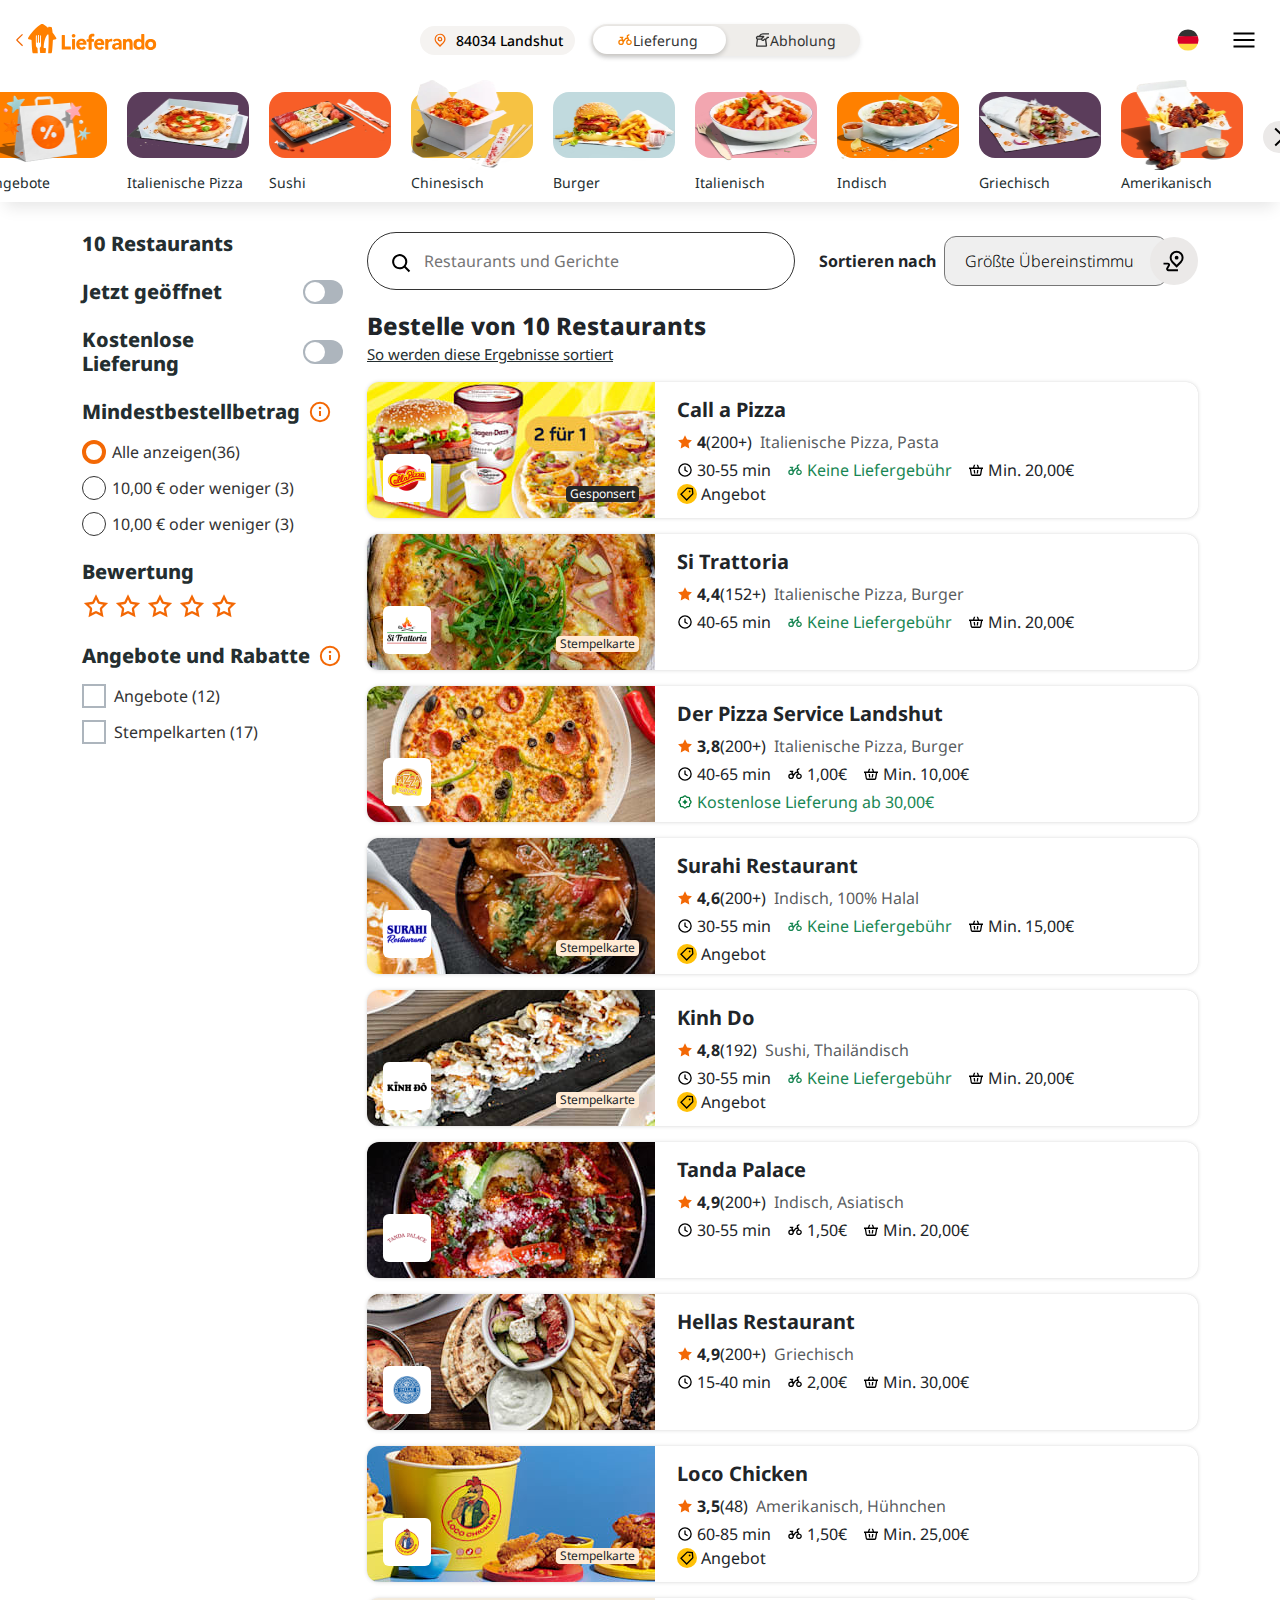
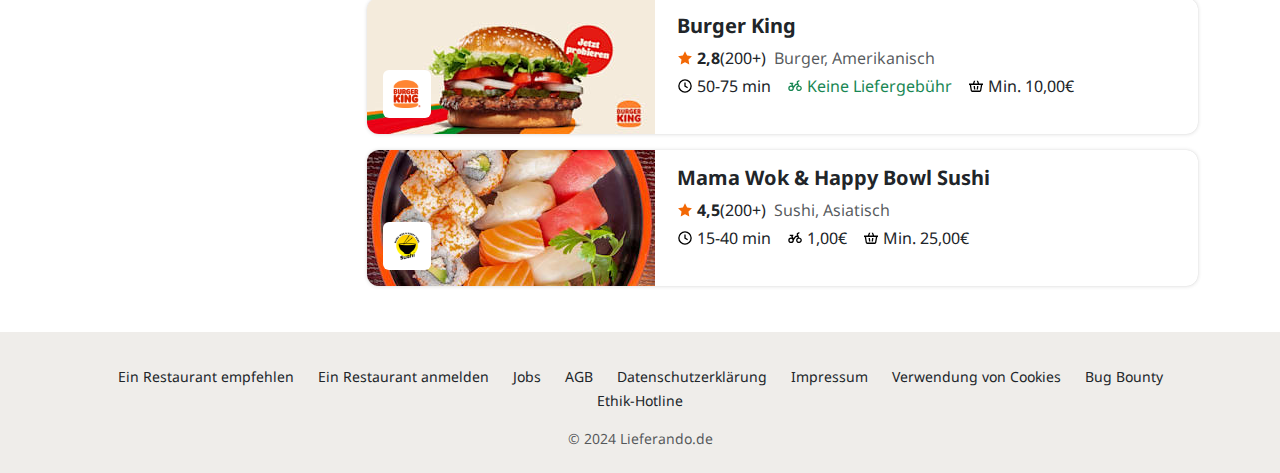
<file: index.html>
<!DOCTYPE html>
<html lang="en">
<head>
    <meta charset="UTF-8">
    <meta name="viewport" content="width=device-width, initial-scale=1.0">
    <title>Lieferando Clone</title>
    <!-- Bootstrap CSS -->
    <link href="https://cdn.jsdelivr.net/npm/bootstrap@5.3.0-alpha1/dist/css/bootstrap.min.css" rel="stylesheet">
    <link rel="stylesheet" href="./style.css">
</head>
<body>

<!-- Header Section -->
<section class="headerSection py-3 position-relative z-index-9999">
    <div class="container-fluid">
        <div class="row justify-content-between align-items-center">
            <!-- Logo Section -->
            <div class="col-xxl-2 col-xl-3">
                <a href="#" class="navbar-brand d-flex align-items-center">
                    <img src="assets/arrowToLeft.svg" alt="Arrow to left icon" width="16" height="16">
                    <img src="./assets/lieferandoBrand.svg" alt="Lieferando Logo" class="headerLogoImg">
                </a>
            </div>
            <!-- Middle Section with Location and Toggle -->
            <div class="col-xxl-4 col-xl-6 d-flex justify-content-center">
                <div class="d-flex align-items-center gap-3 header-mid-wrap">
                    <div class="locationBtn">
                        <button class="btn btn-light rounded-pill d-flex align-items-center gap-2 py-1 px-2,5">
                            <img src="assets/locationPinPoint.svg" alt="Location icon" width="16" height="16">
                            84034 Landshut
                        </button>
                    </div>

                    <div class="toggleContainer d-flex align-items-center gap-2">
                        <input type="radio" id="lieferung" name="toggle" checked>
                        <label for="lieferung" >
                            <svg xmlns="http://www.w3.org/2000/svg" role="presentation" focusable="false" fill="currentColor" viewBox="0 0 16 16" width="16" height="16">
                                <path d="M12.139 7.405 11 4.159a.218.218 0 0 1 0-.158.246.246 0 0 1 .158-.122l1.216-.447v-1.4l-1.627.613a1.514 1.514 0 0 0-.998 1.934l.359 1.015H9.75a2.433 2.433 0 0 0-1.925.962l-1.207 1.61-1.06-2.135h.692V4.72h-3.5V6.03h1.339l.726 1.461a2.87 2.87 0 0 0-.735-.105 2.826 2.826 0 1 0 2.826 2.818v-.201l1.969-2.66a1.111 1.111 0 0 1 .875-.438h.831l.254.718a2.844 2.844 0 1 0 1.313-.219h-.01ZM4.08 11.719a1.514 1.514 0 1 1 1.514-1.514 1.505 1.505 0 0 1-1.514 1.514Zm7.875 0a1.514 1.514 0 1 1 1.4-.933 1.505 1.505 0 0 1-1.4.933Z"/>
                            </svg>
                            Lieferung
                        </label>
                        
                        <input type="radio" id="abholung" name="toggle">
                        <label for="abholung">
                            <svg xmlns="http://www.w3.org/2000/svg" role="presentation" focusable="false" fill="currentColor" viewBox="0 0 16 16" width="16" height="16">
                                <path d="M8.875 2.531H15V1.22H8.875a4.375 4.375 0 0 0-3.929 2.625H3.257l-.122.052A2.047 2.047 0 0 0 1.962 5.2a2.205 2.205 0 0 0 .788 2.275l-.796 5.95c-.012.365.12.72.367.989a1.163 1.163 0 0 0 .875.367h8.671a1.162 1.162 0 0 0 .875-.367 1.364 1.364 0 0 0 .36-1.05l-.77-5.793a2.695 2.695 0 0 0 1.478-1.54H15V4.72h-2.266l-.123.507a1.558 1.558 0 0 1-1.864 1.252l-.34-.062-1.13 1.129a.578.578 0 0 1-.805 0 .586.586 0 0 1-.12-.64.551.551 0 0 1 .13-.183l1.618-1.54a.752.752 0 0 0 .184-.875.77.77 0 0 0-.718-.49H6.46a2.888 2.888 0 0 1 2.415-1.286Zm0 6.493a1.873 1.873 0 0 0 1.33-.551l.665-.666h.087l.753 5.662H3.266l.761-5.688h3.098a1.873 1.873 0 0 0 1.75 1.242Zm-.639-3.868-.665.63c-.198.192-.35.425-.446.683h-3.5a.936.936 0 0 1-.359-.875.717.717 0 0 1 .324-.394h4.646v-.044Z"/>
                            </svg>
                            Abholung
                        </label>

                        <div class="toggleSlider"></div>
                    </div>
                </div>
            </div>
            <!-- Country and Menu Icons -->
            <div class="col-xxl-2 col-xl-3 d-flex justify-content-end align-items-center">
                <div class="countrySelect me-2">
                    <button class="btn btn-light btn-circle p-2 d-flex align-items-center justify-content-center">
                        <img src="./assets/flagOfGermany.svg" alt="Flag of Germany" class="rounded-circle" width="24" height="24">
                    </button>
                </div>
                <div class="menuBtn">
                    <button class="btn btn-light btn-circle p-2 d-flex align-items-center justify-content-center">
                        <img src="./assets/burgerBtn.svg" alt="Burger button icon" width="24" height="24">
                    </button>
                </div>
            </div>
        </div>
    </div>
</section>

<!-- Hero Section -->
<section class="hero-section">
    <div class="container">
        <div class="row">
            <div class="col-xl-12 d-flex justify-content-center align-items-center sliderCategory">
                          
                <div class="hero-slide-content">
                    <a href="#">
                        <div class="slide-thumb">
                            <img src="./assets/Angebote.webp" alt="Angebote">
                            <div class="backgroundDiv"></div>
                        </div>
                        <span class="slide-text">
                            Angebote
                        </span>
                    </a>
                </div>

                <div class="hero-slide-content">
                    <a href="#">
                        <div class="slide-thumb">
                            <img src="./assets/Italienische Pizza.webp" alt="Italienische Pizza">
                            <div class="backgroundDiv"></div>
                        </div>
                        <span class="slide-text">
                            Italienische Pizza
                        </span>
                    </a>
                </div>

                <div class="hero-slide-content">
                    <a href="#">
                        <div class="slide-thumb">
                            <img src="./assets/sushi.webp" alt="Sushi">
                            <div class="backgroundDiv"></div>
                        </div>
                        <span class="slide-text">
                            Sushi
                        </span>
                    </a>
                </div>

                <div class="hero-slide-content">
                    <a href="#">
                        <div class="slide-thumb">
                            <img src="./assets/Chinesisch.webp" alt="Chinesisch">
                            <div class="backgroundDiv"></div>
                        </div>
                        <span class="slide-text">
                            Chinesisch
                        </span>
                    </a>
                </div>

            
                <div class="hero-slide-content">
                    <a href="#">
                        <div class="slide-thumb">
                            <img src="./assets/burger.webp" alt="Burger">
                            <div class="backgroundDiv"></div>
                        </div>
                        <span class="slide-text">
                            Burger
                        </span>
                    </a>
                </div>

                <div class="hero-slide-content">
                    <a href="#">
                        <div class="slide-thumb">
                            <img src="./assets/Italienisch.webp" alt="Italienisch">
                            <div class="backgroundDiv"></div>
                        </div>
                        <span class="slide-text">
                            Italienisch
                        </span>
                    </a>
                </div>

                <div class="hero-slide-content">
                    <a href="#">
                        <div class="slide-thumb">
                            <img src="./assets/Indisch.webp" alt="Indisch">
                            <div class="backgroundDiv"></div>
                        </div>
                        <span class="slide-text">
                            Indisch
                        </span>
                    </a>
                </div>

                <div class="hero-slide-content">
                    <a href="#">
                        <div class="slide-thumb">
                            <img src="./assets/Griechisch.webp" alt="Griechisch">
                            <div class="backgroundDiv"></div>
                        </div>
                        <span class="slide-text">
                            Griechisch
                        </span>
                    </a>
                </div>

                <div class="hero-slide-content">
                    <a href="#">
                        <div class="slide-thumb">
                            <img src="./assets/Amerikanisch.webp" alt="Amerikanisch">
                            <div class="backgroundDiv"></div>
                        </div>
                        <span class="slide-text">
                            Amerikanisch
                        </span>
                    </a>
                </div>

                <div class="swiper-button-next">
                    <button>
                        <img src="./assets/arrowToTheRight.svg" alt="Arrow to right icon" width="24" height="24">
                    </button>
                </div>

            </div>
                            
        </div>
        </div>
            
        </div>
    </div>
</section>

<!-- Main Section -->
<section class="app-section">
    <div class="container">
        <div class="row">
            <div class="col-xl-3">
                <div class="app-sidebar">

                    <div class="total-restaurant common-sidebar-title">
                        <h4>10 Restaurants</h4>
                    </div>

                    <div class="app-option-with-btn common-sidebar-title d-flex justify-content-between align-items-center mb-3">
                        <h4>Jetzt geöffnet</h4>
                        <div class="form-check form-switch">
                            <input class="form-check-input mz-switch" type="checkbox" id="mz-switch-rounded">
                            <label class="form-check-label" for="mz-switch-rounded"></label>
                        </div>
                    </div>

                    <div class="app-option-with-btn common-sidebar-title d-flex justify-content-between align-items-center mb-3">
                        <h4>Kostenlose Lieferung</h4>
                        <div class="form-check form-switch">
                            <input class="form-check-input mz-switch" type="checkbox" id="mz-switch-rounded-2">
                            <label class="form-check-label" for="mz-switch-rounded-2"></label>
                        </div>
                    </div>
                    
                    <div class="app-sidebar-select-box common-sidebar-title">
                        <h4>
                            Mindestbestellbetrag
                            <img src="./assets/info.svg" alt="Info icon" width="24" height="24">
                        </h4>
                        <div>
                            <div class="sidebar-select-box">
                                <input type="radio" name="mindest-select" id="mindest-select-1" checked>
                                <label for="mindest-select-1">
                                    Alle anzeigen(36)
                                </label>
                            </div>
                            <div class="sidebar-select-box">
                                <input type="radio" name="mindest-select" id="mindest-select-2">
                                <label for="mindest-select-2">
                                    10,00 € oder weniger (3)
                                </label>
                            </div>
                            <div class="sidebar-select-box">
                                <input type="radio" name="mindest-select" id="mindest-select-3">
                                <label for="mindest-select-3">
                                    10,00 € oder weniger (3)
                                </label>
                            </div>
                        </div>
                    </div>

                    <!-- BEWERTUNG -->
                    <div class="app-sidebar-rating common-sidebar-title">
                        <h4>Bewertung</h4>
                        <div class="rating-wrap">
                            <img src="./assets/star.svg" alt="Star">
                            <img src="./assets/star.svg" alt="Star">
                            <img src="./assets/star.svg" alt="Star">
                            <img src="./assets/star.svg" alt="Star">
                            <img src="./assets/star.svg" alt="Star">
                        </div>
                    </div>

                    <!-- Angebote und Rabatte -->
                    <div class="app-sidebar-checkbox common-sidebar-title d-flex flex-column">
                        <h4>
                            Angebote und Rabatte
                            <img src="./assets/info.svg" alt="Info icon" width="24" height="24">
                        </h4>
                        <div class="sidebar-checkbox">
                            <input class = "customCheckbox" type="checkbox" for="angebote" id="angebote">
                            <label for="angebote">
                                Angebote (12)
                            </label>
                        </div>
                        <div class="sidebar-checkbox">
                            <input class = "customCheckbox" type="checkbox" for="angebote" id="stempelkarten">
                            <label for="stempelkarten">
                                Stempelkarten (17)
                            </label>
                        </div>
                    </div>

                </div>
            </div>

            <div class="col-xl-9">
                <div class="app-main">
                    <div class="app-main-header">
                        <div class="app-search">
                            <input type="search" placeholder="Restaurants und Gerichte">
                            <button type="submit">
                                <img src="./assets/search.svg" alt="Search icon">
                            </button>
                        </div>
                        <div class="app-main-selectbox-wrap">
                            <h4>
                                Sortieren nach
                            </h4>
                            <div class="app-main-selectbox">
                                <select id="select_0" autocomplete="off" 
                                        aria-invalid="false">
                                    <option value="bestMatch">Größte Übereinstimmung</option>
                                    <option value="reviewRating">Bewertungen</option>
                                    <option value="distance" >Entfernung</option>
                                    <option value="deliveryTime">Ungefähre Lieferzeit</option>
                                    <option value="popularity">Am beliebtesten</option>
                                    <option value="minimumOrderValue">Mindestbestellwert</option>
                                    <option value="deliveryFee">Lieferkosten</option>
                                    <option value="averagePrice">Produktpreis</option>
                                    <option value="alphabetical">Alphabetisch</option>
                                </select>
                            </div>
                        </div>
                        <div class="app-main-location-btn">
                            <button>
                                <img src="./assets/area.svg" alt="Area icon" width="24" height="24">
                            </button>
                        </div>
                    </div>
                    <div class="app-card-wrapper p-t-25">
                        <div class="app-card-head">
                            <h5>
                                Bestelle von 10 Restaurants
                            </h5>
                            <a href="#">
                                So werden diese Ergebnisse sortiert
                            </a>
                        </div>
                        <div class="app-card-layout">
                            
                            <!-- Restaurant Cards -->

                            <!-- Call A Pizza 1 -->
                            <div class="restaurantCard d-flex flex-row w-100 gap-1">
                                <!-- Left Image Section -->
                                <div class="d-flex flex-shrink-0" style="width: 290px;">
                                    <div class="position-relative">
                                        
                                        <img src="./assets/callAPizza.jpeg" alt="Call a Pizza" class="img-fluid rounded-start">
                                        <div class="position-absolute bg-white rounded p-1" style="width: 48px; height: 48px; bottom: 16px; left: 16px;">
                                            <img src="./assets/callAPizzaLogo.png" alt="Call a Pizza logo" class="restaurantLogo">
                                        </div>
                                        
                                        <div href="#" class="gesponsertBadge badge position-absolute end-0 bottom-0 me-3 mb-3">Gesponsert</div>
                                        
                                    </div>
                                </div>
                                
                                <!-- Right Content Section -->
                                <div class="p-3 pb-0 flex-grow-1">
                                    <h5 class="mb-2 fw-bold">Call a Pizza</h5>
                                    <div class="d-flex align-items-center mb-1">
                                        <div class="d-flex align-items-center me-2">
                                            <img src="./assets/starFilled.svg" alt="Star filled icon" width="16" height="16">
                                            <span class="ms-1"><strong>4</strong>(200+)</span>
                                        </div>
                                        <p class="mb-0 text-muted">Italienische Pizza, Pasta</p>
                                    </div>
                                    <div class="d-flex gap-3">
                                        <div class="d-flex align-items-center">
                                            <img src="./assets/clock.svg" alt="Clock icon" width="16" height="16">
                                            <span class="ms-1">30-55 min</span>
                                        </div>
                                        <div class="d-flex align-items-center text-success">
                                            <svg width="16" height="16" fill="currentColor">
                                                <path d="M12.139 7.405L11 4.159a.218.218 0 010-.158.246.246 0 01.158-.122l1.216-.447v-1.4l-1.627.613a1.514 1.514 0 00-.998 1.934l.359 1.015H9.75a2.433 2.433 0 00-1.925.962l-1.207 1.61-1.06-2.135h.692V4.72h-3.5V6.03h1.339l.726 1.461a2.87 2.87 0 00-.735-.105 2.826 2.826 0 102.826 2.818v-.201l1.969-2.66a1.111 1.111 0 01.875-.438h.831l.254.718a2.844 2.844 0 101.313-.219h-.01zM4.08 11.719a1.514 1.514 0 111.514-1.514 1.505 1.505 0 01-1.514 1.514zm7.875 0a1.514 1.514 0 111.4-.933 1.505 1.505 0 01-1.4.933z"></path>
                                            </svg>
                                            <span class="ms-1">Keine Liefergebühr</span>
                                        </div>
                                        <div class="d-flex align-items-center">
                                            <img src="./assets/shoppingBag.svg" alt="Shoping bag icon" width="16" height="16">
                                            <span class="ms-1">Min. 20,00€</span>
                                        </div>
                                    </div>
                                    
                                    <a href="#" class="text-dark d-flex align-items-center text-decoration-none">
                                        <span class="d-flex align-items-center justify-content-center bg-warning rounded-circle me-1" style="width: 20px; height: 20px;">
                                            <img src="./assets/priceTag.svg" alt="Price tag icon" width="16" height="16">
                                        </span>
                                        Angebot
                                    </a>
                                </div>
                            </div>

                            <!-- Si Trattoria 2 -->
                            <div class="restaurantCard d-flex flex-row w-100 gap-1">
                                <!-- Image Section -->
                                <div class="d-flex flex-shrink-0" style="width: 290px;">
                                    <div class="position-relative">
                                        <img src="./assets/siTratorria.jpeg" alt="Si Trattoria" class="img-fluid rounded-start">
                                        <div class="position-absolute bg-white rounded p-1" style="width: 48px; height: 48px; bottom: 16px; left: 16px;">
                                            <img src="./assets/siTrattoriaLogo.png" alt="Si Trattoria" class="restaurantLogo">
                                        </div>
                                        <div class="position-absolute end-0 bottom-0 me-3 mb-3">
                                            <a href="#" class="stempelKarteBadge badge text-dark">Stempelkarte</a>
                                        </div>
                                    </div>
                                </div>
                                
                                <!-- Content Section -->
                                <div class="p-3 pb-0 flex-grow-1">
                                    <h5 class="mb-2 fw-bold">Si Trattoria</h5>
                                    <div class="d-flex align-items-center mb-1">
                                        <div class="d-flex align-items-center me-2">
                                            <img src="./assets/starFilled.svg" alt="Star filled icon" width="16" height="16">
                                            <span class="ms-1"><strong>4,4</strong>(152+)</span>
                                        </div>
                                        <p class="mb-0 text-muted">Italienische Pizza, Burger</p>
                                    </div>
                                    <div class="d-flex gap-3">
                                        <div class="d-flex align-items-center">
                                            <img src="./assets/clock.svg" alt="Clock icon" width="16" height="16">
                                            <span class="ms-1">40-65 min</span>
                                        </div>
                                        <div class="d-flex align-items-center text-success">
                                            <svg width="16" height="16" fill="currentColor">
                                                <path d="M12.139 7.405L11 4.159a.218.218 0 010-.158.246.246 0 01.158-.122l1.216-.447v-1.4l-1.627.613a1.514 1.514 0 00-.998 1.934l.359 1.015H9.75a2.433 2.433 0 00-1.925.962l-1.207 1.61-1.06-2.135h.692V4.72h-3.5V6.03h1.339l.726 1.461a2.87 2.87 0 00-.735-.105 2.826 2.826 0 102.826 2.818v-.201l1.969-2.66a1.111 1.111 0 01.875-.438h.831l.254.718a2.844 2.844 0 101.313-.219h-.01zM4.08 11.719a1.514 1.514 0 111.514-1.514 1.505 1.505 0 01-1.514 1.514zm7.875 0a1.514 1.514 0 111.4-.933 1.505 1.505 0 01-1.4.933z"></path>
                                            </svg>
                                            <span class="ms-1">Keine Liefergebühr</span>
                                        </div>
                                        <div class="d-flex align-items-center">
                                            <img src="./assets/shoppingBag.svg" alt="Shoping bag icon" width="16" height="16">
                                            <span class="ms-1">Min. 20,00€</span>
                                        </div>
                                    </div>
                                </div>
                            </div>
                        
                            <!-- Der Pizza Service Landshut 3 -->
                            <div class="restaurantCard d-flex flex-row w-100 gap-1">
                                <!-- Left Image Section -->
                                <div class="d-flex flex-shrink-0" style="width: 290px;">
                                    <div class="position-relative">
                                        <img src="./assets/pizzaServiceLandshut.jpeg" alt="Der Pizza Service Landshut" class="img-fluid rounded-start">
                                        <div class="position-absolute bg-white rounded p-1" style="width: 48px; height: 48px; bottom: 16px; left: 16px;">
                                            <img src="./assets/pizzaServiceLandshutLogo.png" alt="Der Pizza Service Landshut logo" class="restaurantLogo">
                                        </div>
                                    </div>
                                </div>
                                
                                <!-- Right Content Section -->
                                <div class="p-3 pb-0 flex-grow-1">
                                    <h5 class="mb-2 fw-bold">Der Pizza Service Landshut</h5>
                                    <div class="d-flex align-items-center mb-1">
                                        <div class="d-flex align-items-center me-2">
                                            <img src="./assets/starFilled.svg" alt="Star filled icon" width="16" height="16">
                                            <span class="ms-1"><strong>3,8</strong>(200+)</span>
                                        </div>
                                        <p class="mb-0 text-muted">Italienische Pizza, Burger</p>
                                    </div>
                                    <div class="d-flex gap-3">
                                        <div class="d-flex align-items-center">
                                            <img src="./assets/clock.svg" alt="Clock icon" width="16" height="16">
                                            <span class="ms-1">40-65 min</span>
                                        </div>
                                        <div class="d-flex align-items-center text-dark">
                                            <img src="./assets/bicycle.svg" alt="Bike icon" width="16" height="16">
                                            <span class="ms-1">1,00€</span>
                                        </div>
                                        <div class="d-flex align-items-center">
                                            <img src="./assets/shoppingBag.svg" alt="Shoping bag icon" width="16" height="16">
                                            <span class="ms-1">Min. 10,00€</span>
                                        </div>
                                    </div>
                                    
                                    <div class="d-flex align-items-center mt-1 gap-3">
                                        <!-- Kostenlose Lieferung Link -->
                                        <a href="#" class="text-success d-flex align-items-center gap-1 text-decoration-none">
                                            <svg viewBox="0 0 16 16" width="16" height="16" role="presentation" focusable="false" aria-hidden="true" fill="#017a39">
                                                <path d="M13.871 6.355a2.456 2.456 0 01-.472-.586c-.07-.26-.1-.528-.088-.796a2.467 2.467 0 00-.516-1.75 2.467 2.467 0 00-1.75-.517 2.626 2.626 0 01-.796-.087 2.283 2.283 0 01-.578-.473A2.45 2.45 0 008 1.22a2.45 2.45 0 00-1.654.875c-.165.188-.36.347-.577.472-.26.07-.528.1-.796.088a2.415 2.415 0 00-1.75.516 2.467 2.467 0 00-.517 1.75c.012.268-.018.537-.087.796a2.459 2.459 0 01-.473.587A2.415 2.415 0 001.22 8a2.415 2.415 0 00.875 1.645c.186.17.346.368.472.586.07.26.1.528.088.796a2.467 2.467 0 00.516 1.75c.496.39 1.122.575 1.75.517.268-.012.537.018.796.087.217.125.412.285.578.473a2.45 2.45 0 001.654.875 2.45 2.45 0 001.653-.875c.166-.188.36-.348.578-.473.26-.07.528-.099.796-.087a2.415 2.415 0 001.75-.517c.39-.495.574-1.122.516-1.75a2.621 2.621 0 01.088-.796c.126-.218.286-.416.472-.586A2.415 2.415 0 0014.676 8a2.415 2.415 0 00-.805-1.645zm-.936 2.38a3.37 3.37 0 00-.753 1.015A3.503 3.503 0 0012 11.019a1.89 1.89 0 01-.132.875 1.89 1.89 0 01-.875.131c-.43-.017-.86.045-1.268.184a3.367 3.367 0 00-.998.752c-.245.236-.551.534-.735.534-.183 0-.49-.297-.735-.534a3.368 3.368 0 00-1.006-.779A3.503 3.503 0 004.981 12a1.89 1.89 0 01-.875-.132 1.89 1.89 0 01-.131-.875 3.5 3.5 0 00-.158-1.242 3.369 3.369 0 00-.752-.998c-.236-.245-.534-.55-.534-.735 0-.183.298-.49.534-.734.314-.294.57-.644.752-1.033a3.5 3.5 0 00.184-1.269 1.89 1.89 0 01.131-.875 1.89 1.89 0 01.876-.131 3.5 3.5 0 001.242-.158c.377-.186.715-.441.997-.752.245-.236.552-.534.736-.534.183 0 .49.298.734.534.294.314.644.57 1.033.752a3.5 3.5 0 001.269.184 1.89 1.89 0 01.875.131c.112.278.157.578.131.876a3.5 3.5 0 00.157 1.242c.187.377.442.715.753.997.236.245.534.552.534.736 0 .183-.298.507-.534.752zM10.73 8A4.821 4.821 0 008 10.73 4.821 4.821 0 005.27 8 4.821 4.821 0 008 5.27 4.821 4.821 0 0010.73 8z"></path>
                                            </svg>
                                            Kostenlose Lieferung ab 30,00€
                                        </a>
                                    </div>
                                </div>
                            </div>

                            <!-- Surahi Restaurant 4 -->
                            <div class="restaurantCard d-flex flex-row w-100 gap-1">
                                <!-- Left Image Section -->
                                <div class="d-flex flex-shrink-0" style="width: 290px;">
                                    <div class="position-relative">
                                        <img src="./assets/surahiRestaurant.jpeg" alt="Surahi Restaurant" class="img-fluid rounded-start">
                                        <div class="position-absolute bg-white rounded p-1" style="width: 48px; height: 48px; bottom: 16px; left: 16px;">
                                            <img src="./assets/surahiRestaurantLogo.png" alt="Surahi Restaurant logo" class="restaurantLogo">
                                        </div>
                                        <div class="position-absolute end-0 bottom-0 me-3 mb-3">
                                            <a href="#" class="stempelKarteBadge badge text-dark">Stempelkarte</a>
                                        </div>
                                    </div>
                                </div>
                                
                                <!-- Right Content Section -->
                                <div class="p-3 pb-0 flex-grow-1">
                                    <h5 class="mb-2 fw-bold">Surahi Restaurant</h5>
                                    <div class="d-flex align-items-center mb-1">
                                        <div class="d-flex align-items-center me-2">
                                            <img src="./assets/starFilled.svg" alt="Star filled icon" width="16" height="16">
                                            <span class="ms-1"><strong>4,6</strong>(200+)</span>
                                        </div>
                                        <p class="mb-0 text-muted">Indisch, 100% Halal</p>
                                    </div>
                                    <div class="d-flex gap-3">
                                        <div class="d-flex align-items-center">
                                            <img src="./assets/clock.svg" alt="Clock icon" width="16" height="16">
                                            <span class="ms-1">30-55 min</span>
                                        </div>
                                        <div class="d-flex align-items-center text-success">
                                            <svg width="16" height="16" fill="currentColor">
                                                <path d="M12.139 7.405L11 4.159a.218.218 0 010-.158.246.246 0 01.158-.122l1.216-.447v-1.4l-1.627.613a1.514 1.514 0 00-.998 1.934l.359 1.015H9.75a2.433 2.433 0 00-1.925.962l-1.207 1.61-1.06-2.135h.692V4.72h-3.5V6.03h1.339l.726 1.461a2.87 2.87 0 00-.735-.105 2.826 2.826 0 102.826 2.818v-.201l1.969-2.66a1.111 1.111 0 01.875-.438h.831l.254.718a2.844 2.844 0 101.313-.219h-.01zM4.08 11.719a1.514 1.514 0 111.514-1.514 1.505 1.505 0 01-1.514 1.514zm7.875 0a1.514 1.514 0 111.4-.933 1.505 1.505 0 01-1.4.933z"></path>
                                            </svg>
                                            <span class="ms-1">Keine Liefergebühr</span>
                                        </div>
                                        <div class="d-flex align-items-center">
                                            <img src="./assets/shoppingBag.svg" alt="Shoping bag icon" width="16" height="16">
                                            <span class="ms-1">Min. 15,00€</span>
                                        </div>
                                    </div>
                                    
                                    <!-- Extra Links -->
                                    <div class="d-flex align-items-center mt-1 gap-3">
                                        <!-- Angebot Link -->
                                        <a href="#" class="text-dark d-flex align-items-center text-decoration-none">
                                            <span class="d-flex align-items-center justify-content-center bg-warning rounded-circle me-1" style="width: 20px; height: 20px;">
                                                <img src="./assets/priceTag.svg" alt="Price tag icon" width="16" height="16">
                                            </span>
                                            Angebot
                                        </a>
                                    </div>
                                </div>
                            </div>

                            <!-- Kinh Do 5 -->
                            <div class="restaurantCard d-flex flex-row w-100 gap-1">
                                <!-- Left Image Section -->
                                <div class="d-flex flex-shrink-0" style="width: 290px;">
                                    <div class="position-relative">
                                        <img src="./assets/kinhDo.jpeg" alt="Kinh Do" class="img-fluid rounded-start">
                                        <div class="position-absolute bg-white rounded p-1" style="width: 48px; height: 48px; bottom: 16px; left: 16px;">
                                            <img src="./assets/kinhDoLogo.png" alt="Kinh Do logo" class="restaurantLogo">
                                        </div>
                                        <div class="position-absolute end-0 bottom-0 me-3 mb-3">
                                            <a href="#" class="stempelKarteBadge badge text-dark">Stempelkarte</a>
                                        </div>
                                    </div>
                                </div>
                                
                                <!-- Right Content Section -->
                                <div class="p-3 pb-0 flex-grow-1">
                                    <h5 class="mb-2 fw-bold">Kinh Do</h5>
                                    <div class="d-flex align-items-center mb-1">
                                        <div class="d-flex align-items-center me-2">
                                            <img src="./assets/starFilled.svg" alt="Star filled icon" width="16" height="16">
                                            <span class="ms-1"><strong>4,8</strong>(192)</span>
                                        </div>
                                        <p class="mb-0 text-muted">Sushi, Thailändisch</p>
                                    </div>
                                    <div class="d-flex gap-3">
                                        <div class="d-flex align-items-center">
                                            <img src="./assets/clock.svg" alt="Clock icon" width="16" height="16">
                                            <span class="ms-1">30-55 min</span>
                                        </div>
                                        <div class="d-flex align-items-center text-success">
                                            <svg width="16" height="16" fill="currentColor">
                                                <path d="M12.139 7.405L11 4.159a.218.218 0 010-.158.246.246 0 01.158-.122l1.216-.447v-1.4l-1.627.613a1.514 1.514 0 00-.998 1.934l.359 1.015H9.75a2.433 2.433 0 00-1.925.962l-1.207 1.61-1.06-2.135h.692V4.72h-3.5V6.03h1.339l.726 1.461a2.87 2.87 0 00-.735-.105 2.826 2.826 0 102.826 2.818v-.201l1.969-2.66a1.111 1.111 0 01.875-.438h.831l.254.718a2.844 2.844 0 101.313-.219h-.01zM4.08 11.719a1.514 1.514 0 111.514-1.514 1.505 1.505 0 01-1.514 1.514zm7.875 0a1.514 1.514 0 111.4-.933 1.505 1.505 0 01-1.4.933z"></path>
                                            </svg>
                                            <span class="ms-1">Keine Liefergebühr</span>
                                        </div>
                                        <div class="d-flex align-items-center">
                                            <img src="./assets/shoppingBag.svg" alt="Shoping bag icon" width="16" height="16">
                                            <span class="ms-1">Min. 20,00€</span>
                                        </div>
                                    </div>
                                    
                    
                                    <a href="#" class="text-dark d-flex align-items-center text-decoration-none">
                                        <span class="d-flex align-items-center justify-content-center bg-warning rounded-circle me-1" style="width: 20px; height: 20px;">
                                            <img src="./assets/priceTag.svg" alt="Price tag icon" width="16" height="16">
                                        </span>
                                        Angebot
                                    </a>                
                                </div>
                            </div>

                            <!-- Tanda Palace 6 -->
                            <div class="restaurantCard d-flex flex-row w-100 gap-1">
                                <!-- Left Image Section -->
                                <div class="d-flex flex-shrink-0" style="width: 290px;">
                                    <div class="position-relative">
                                        <img src="./assets/tandaPalace.jpeg" alt="Tanda Palace" class="img-fluid rounded-start">
                                        <div class="position-absolute bg-white rounded p-1" style="width: 48px; height: 48px; bottom: 16px; left: 16px;">
                                            <img src="./assets/tandaPalaceLogo.png" alt="Tanda Palace logo" class="restaurantLogo">
                                        </div>
                                    </div>
                                </div>
                                
                                <!-- Right Content Section -->
                                <div class="p-3 pb-0 flex-grow-1">
                                    <h5 class="mb-2 fw-bold">Tanda Palace</h5>
                                    <div class="d-flex align-items-center mb-1">
                                        <div class="d-flex align-items-center me-2">
                                            <img src="./assets/starFilled.svg" alt="Star filled icon" width="16" height="16">
                                            <span class="ms-1"><strong>4,9</strong>(200+)</span>
                                        </div>
                                        <p class="mb-0 text-muted">Indisch, Asiatisch</p>
                                    </div>
                                    <div class="d-flex gap-3">
                                        <div class="d-flex align-items-center">
                                            <img src="./assets/clock.svg" alt="Clock icon" width="16" height="16">
                                            <span class="ms-1">30-55 min</span>
                                        </div>
                                        <div class="d-flex align-items-center text-dark">
                                            <img src="./assets/bicycle.svg" alt="Bike icon" width="16" height="16">
                                            <span class="ms-1">1,50€</span>
                                        </div>
                                        <div class="d-flex align-items-center">
                                            <img src="./assets/shoppingBag.svg" alt="Shoping bag icon" width="16" height="16">
                                            <span class="ms-1">Min. 20,00€</span>
                                        </div>
                                    </div>
                                    </div>
                                </div>
                            </div>

                            <!-- Hellas Restaurant 7 -->
                            <div class="restaurantCard d-flex flex-row w-100 gap-1">
                                <!-- Left Image Section -->
                                <div class="d-flex flex-shrink-0" style="width: 290px;">
                                    <div class="position-relative">
                                        <img src="./assets/hellas.jpeg" alt="Hellas Restaurant" class="img-fluid rounded-start">
                                        <div class="position-absolute bg-white rounded p-1" style="width: 48px; height: 48px; bottom: 16px; left: 16px;">
                                            <img src="./assets/hellasLogo.png" alt="Hellas Restaurant logo" class="restaurantLogo">
                                        </div>
                                    </div>
                                </div>
                                
                                <!-- Right Content Section -->
                                <div class="p-3 pb-0 flex-grow-1">
                                    <h5 class="mb-2 fw-bold">Hellas Restaurant</h5>
                                    <div class="d-flex align-items-center mb-1">
                                        <div class="d-flex align-items-center me-2">
                                            <img src="./assets/starFilled.svg" alt="Star filled icon" width="16" height="16">
                                            <span class="ms-1"><strong>4,9</strong>(200+)</span>
                                        </div>
                                        <p class="mb-0 text-muted">Griechisch</p>
                                    </div>
                                    <div class="d-flex gap-3">
                                        <div class="d-flex align-items-center">
                                            <img src="./assets/clock.svg" alt="Clock icon" width="16" height="16">
                                            <span class="ms-1">15-40 min</span>
                                        </div>
                                        <div class="d-flex align-items-center text-dark">
                                            <img src="./assets/bicycle.svg" alt="Bike icon" width="16" height="16">
                                            <span class="ms-1">2,00€</span>
                                        </div>
                                        <div class="d-flex align-items-center">
                                            <img src="./assets/shoppingBag.svg" alt="Shoping bag icon" width="16" height="16">
                                            <span class="ms-1">Min. 30,00€</span>
                                        </div>
                                    </div>
                                </div>
                            </div>

                            <!-- Loco Chicken Landshut 8 -->
                            <div class="restaurantCard d-flex flex-row w-100 gap-1">
                                <!-- Left Image Section -->
                                <div class="d-flex flex-shrink-0" style="width: 290px;">
                                    <div class="position-relative">
                                        <img src="./assets/locoChicken.jpeg" alt="Loco Chicken Landshut" class="img-fluid rounded-start">
                                        <div class="position-absolute bg-white rounded p-1" style="width: 48px; height: 48px; bottom: 16px; left: 16px;">
                                            <img src="./assets/locoChickenLogo.png" alt="Loco Chicken Landshut logo" class="restaurantLogo">
                                        </div>
                                        <div class="position-absolute end-0 bottom-0 me-3 mb-3">
                                            <a href="#" class="stempelKarteBadge badge text-dark">Stempelkarte</a>
                                        </div>
                                    </div>
                                </div>
                                
                                <!-- Right Content Section -->
                                <div class="p-3 pb-0 flex-grow-1">
                                    <h5 class="mb-2 fw-bold">Loco Chicken</h5>
                                    <div class="d-flex align-items-center mb-1">
                                        <div class="d-flex align-items-center me-2">
                                            <img src="./assets/starFilled.svg" alt="Star filled icon" width="16" height="16">
                                            <span class="ms-1"><strong>3,5</strong>(48)</span>
                                        </div>
                                        <p class="mb-0 text-muted">Amerikanisch, Hühnchen</p>
                                    </div>
                                    <div class="d-flex gap-3">
                                        <div class="d-flex align-items-center">
                                            <img src="./assets/clock.svg" alt="Clock icon" width="16" height="16">
                                            <span class="ms-1">60-85 min</span>
                                        </div>
                                        <div class="d-flex align-items-center text-dark">
                                            <img src="./assets/bicycle.svg" alt="Bike icon" width="16" height="16">
                                            <span class="ms-1">1,50€</span>
                                        </div>
                                        <div class="d-flex align-items-center">
                                            <img src="./assets/shoppingBag.svg" alt="Shoping bag icon" width="16" height="16">
                                            <span class="ms-1">Min. 25,00€</span>
                                        </div>
                                    </div>
                                    
                                    <a href="#" class="text-dark d-flex align-items-center text-decoration-none">
                                        <span class="d-flex align-items-center justify-content-center bg-warning rounded-circle me-1" style="width: 20px; height: 20px;">
                                            <img src="./assets/priceTag.svg" alt="Price tag icon" width="16" height="16">
                                        </span>
                                        Angebot
                                    </a>
                                    
                                </div>
                            </div>

                            <!-- Burger King 9 -->
                            <div class="restaurantCard d-flex flex-row w-100 gap-1">
                                <!-- Left Image Section -->
                                <div class="d-flex flex-shrink-0" style="width: 290px;">
                                    <div class="position-relative">
                                        <img src="./assets/burgerKing.jpeg" alt="Burger King" class="img-fluid rounded-start">
                                        <div class="position-absolute bg-white rounded p-1" style="width: 48px; height: 48px; bottom: 16px; left: 16px;">
                                            <img src="./assets/burgerKingLogo.png" alt="Burger King logo" class="restaurantLogo">
                                        </div>
                                    </div>
                                </div>
                                
                                <!-- Right Content Section -->
                                <div class="p-3 pb-0 flex-grow-1">
                                    <h5 class="mb-2 fw-bold">Burger King</h5>
                                    <div class="d-flex align-items-center mb-1">
                                        <div class="d-flex align-items-center me-2">
                                            <img src="./assets/starFilled.svg" alt="Star filled icon" width="16" height="16">
                                            <span class="ms-1"><strong>2,8</strong>(200+)</span>
                                        </div>
                                        <p class="mb-0 text-muted">Burger, Amerikanisch</p>
                                    </div>
                                    <div class="d-flex gap-3">
                                        <div class="d-flex align-items-center">
                                            <img src="./assets/clock.svg" alt="Clock icon" width="16" height="16">
                                            <span class="ms-1">50-75 min</span>
                                        </div>
                                        <div class="d-flex align-items-center text-success">
                                            <svg width="16" height="16" fill="currentColor">
                                                <path d="M12.139 7.405L11 4.159a.218.218 0 010-.158.246.246 0 01.158-.122l1.216-.447v-1.4l-1.627.613a1.514 1.514 0 00-.998 1.934l.359 1.015H9.75a2.433 2.433 0 00-1.925.962l-1.207 1.61-1.06-2.135h.692V4.72h-3.5V6.03h1.339l.726 1.461a2.87 2.87 0 00-.735-.105 2.826 2.826 0 102.826 2.818v-.201l1.969-2.66a1.111 1.111 0 01.875-.438h.831l.254.718a2.844 2.844 0 101.313-.219h-.01zM4.08 11.719a1.514 1.514 0 111.514-1.514 1.505 1.505 0 01-1.514 1.514zm7.875 0a1.514 1.514 0 111.4-.933 1.505 1.505 0 01-1.4.933z"></path>
                                            </svg>
                                            <span class="ms-1">Keine Liefergebühr</span>
                                        </div>
                                        <div class="d-flex align-items-center">
                                            <img src="./assets/shoppingBag.svg" alt="Shoping bag icon" width="16" height="16">
                                            <span class="ms-1">Min. 10,00€</span>
                                        </div>
                                    </div>
                                </div>
                            </div>


                            <!-- Mama Wok & Happy Bowl Sushi 10 -->
                            <div class="restaurantCard d-flex flex-row w-100 gap-1">
                                <!-- Left Image Section -->
                                <div class="d-flex flex-shrink-0" style="width: 290px;">
                                    <div class="position-relative">
                                        <img src="./assets/mamaHappyWok.jpeg" alt="Mama Wok & Happy Bowl Sushi" class="img-fluid rounded-start">
                                        <div class="position-absolute bg-white rounded p-1" style="width: 48px; height: 48px; bottom: 16px; left: 16px;">
                                            <img src="./assets/mamaHappyWokLogo.png" alt="Mama Wok & Happy Bowl Sushi logo" class="restaurantLogo">
                                        </div>
                                    </div>
                                </div>
                                
                                <!-- Right Content Section -->
                                <div class="p-3 pb-0 flex-grow-1">
                                    <h5 class="mb-2 fw-bold">Mama Wok & Happy Bowl Sushi</h5>
                                    <div class="d-flex align-items-center mb-1">
                                        <div class="d-flex align-items-center me-2">
                                            <img src="./assets/starFilled.svg" alt="Star filled icon" width="16" height="16">
                                            <span class="ms-1"><strong>4,5</strong>(200+)</span>
                                        </div>
                                        <p class="mb-0 text-muted">Sushi, Asiatisch</p>
                                    </div>
                                    <div class="d-flex gap-3">
                                        <div class="d-flex align-items-center">
                                            <img src="./assets/clock.svg" alt="Clock icon" width="16" height="16">
                                            <span class="ms-1">15-40 min</span>
                                        </div>
                                        <div class="d-flex align-items-center text-dark">
                                            <img src="./assets/bicycle.svg" alt="Bike icon" width="16" height="16">
                                            <span class="ms-1">1,00€</span>
                                        </div>
                                        <div class="d-flex align-items-center">
                                            <img src="./assets/shoppingBag.svg" alt="Shoping bag icon" width="16" height="16">
                                            <span class="ms-1">Min. 25,00€</span>
                                        </div>
                                    </div>
                                </div>
                            </div>


                        </div>
                    </div>
                </div>
            </div>
        </div>
    </div>
</section>

<!-- Footer -->
<footer class="py-4 text-center">
    <div class="container">
        <div class="row justify-content-center mb-3 mt-2">
            <div class="col-auto">
                <a href="#" class="text-dark">Ein Restaurant empfehlen</a>
            </div>
            <div class="col-auto">
                <a href="#" class="text-dark">Ein Restaurant anmelden</a>
            </div>
            <div class="col-auto">
                <a href="#" class="text-dark">Jobs</a>
            </div>
            <div class="col-auto">
                <a href="#" class="text-dark">AGB</a>
            </div>
            <div class="col-auto">
                <a href="#" class="text-dark">Datenschutzerklärung</a>
            </div>
            <div class="col-auto">
                <a href="#" class="text-dark">Impressum</a>
            </div>
            <div class="col-auto">
                <a href="#" class="text-dark">Verwendung von Cookies</a>
            </div>
            <div class="col-auto">
                <a href="#" class="text-dark">Bug Bounty</a>
            </div>
            <div class="col-auto">
                <a href="#" class="text-dark">Ethik-Hotline</a>
            </div>
        </div>
        <p class="mb-0 text-muted">&copy; 2024 Lieferando.de</p>
    </div>
</footer>

<!-- Bootstrap JS -->
<script src="https://cdn.jsdelivr.net/npm/bootstrap@5.3.0-alpha1/dist/js/bootstrap.bundle.min.js"></script>
</body>
</html>
</file>
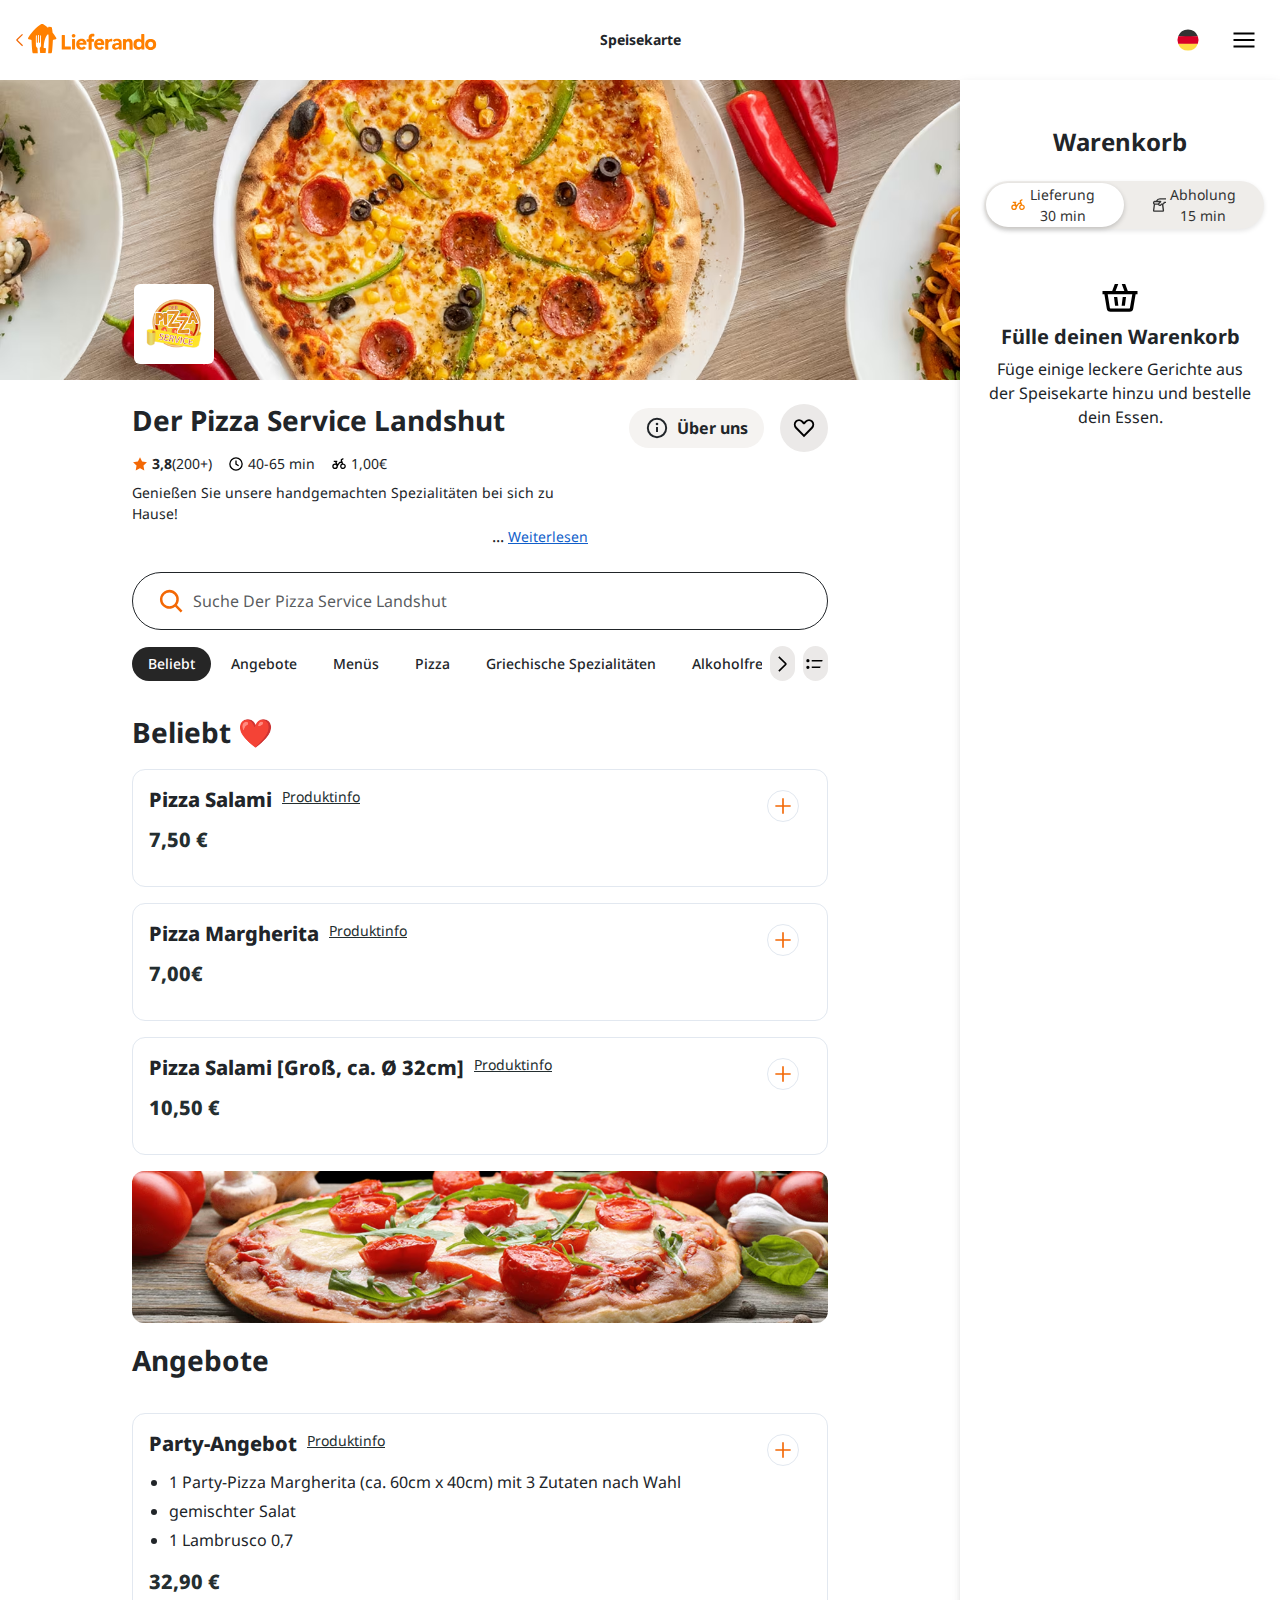
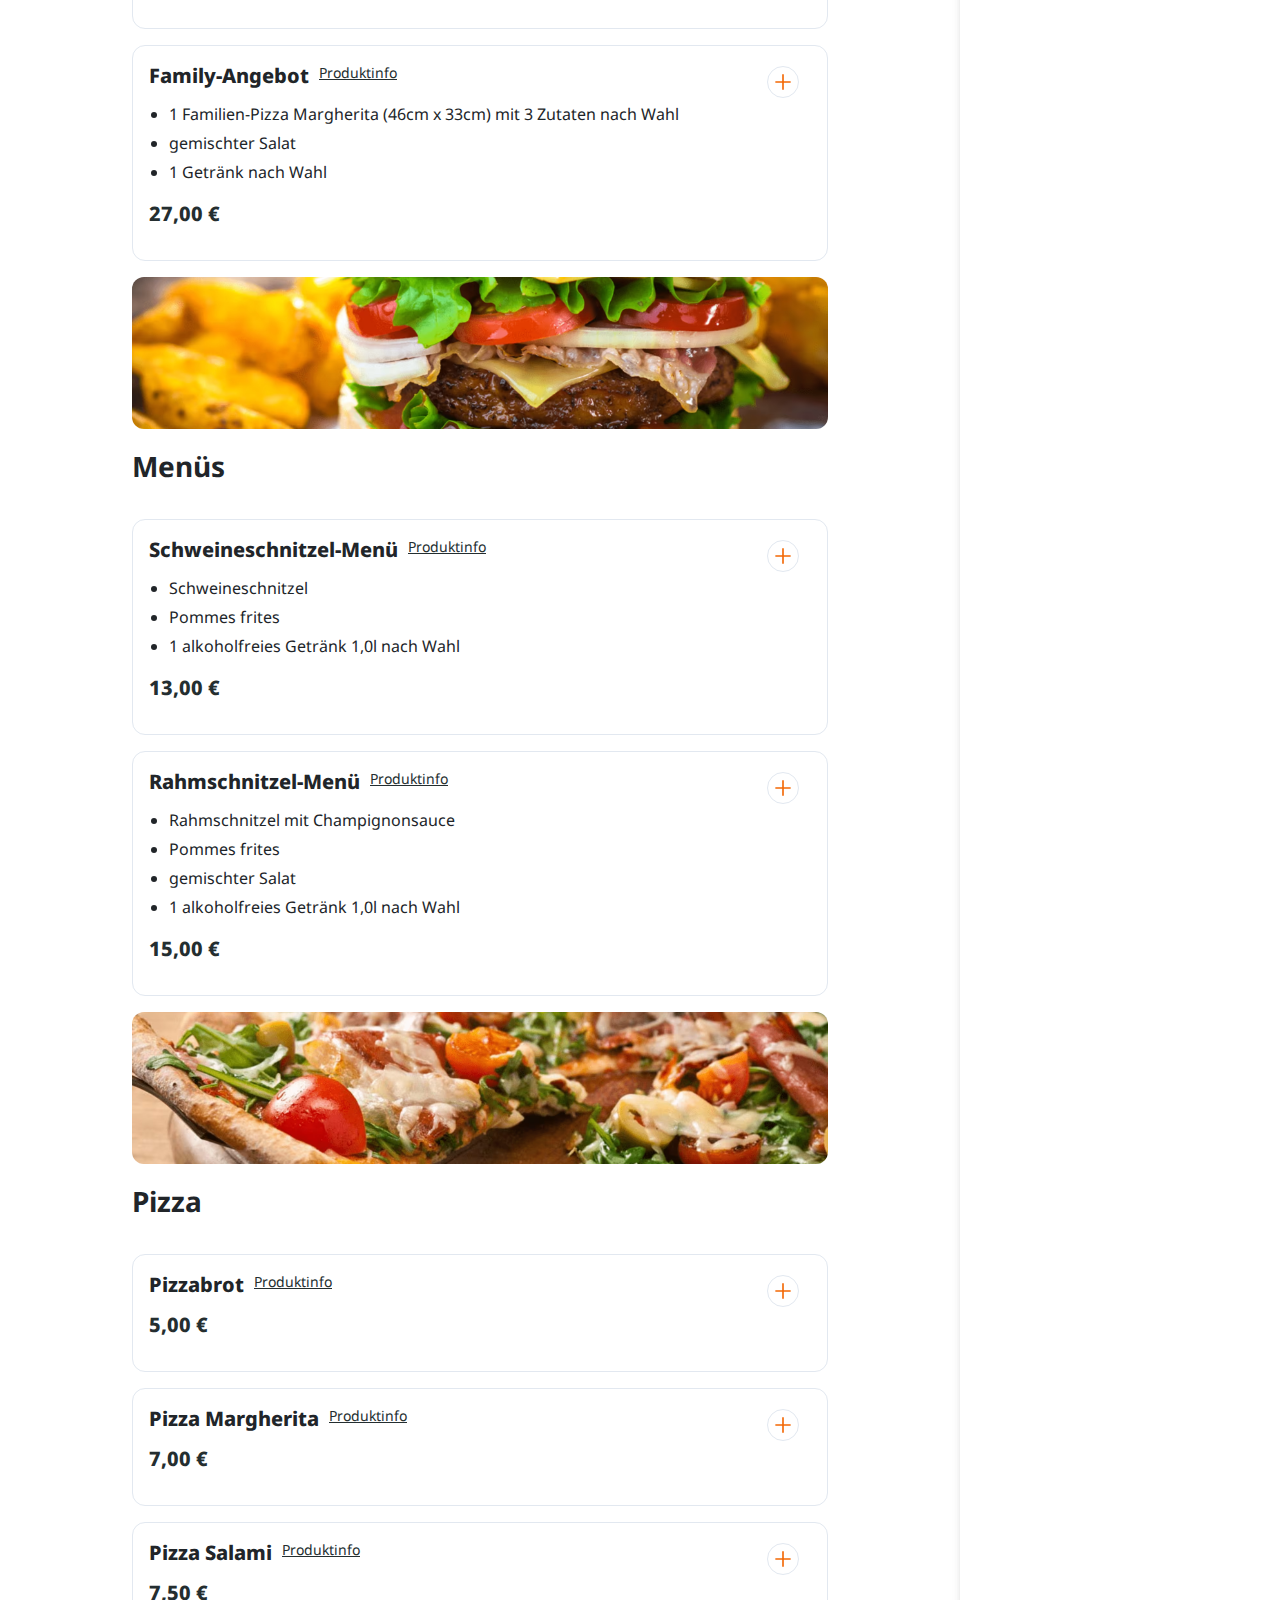
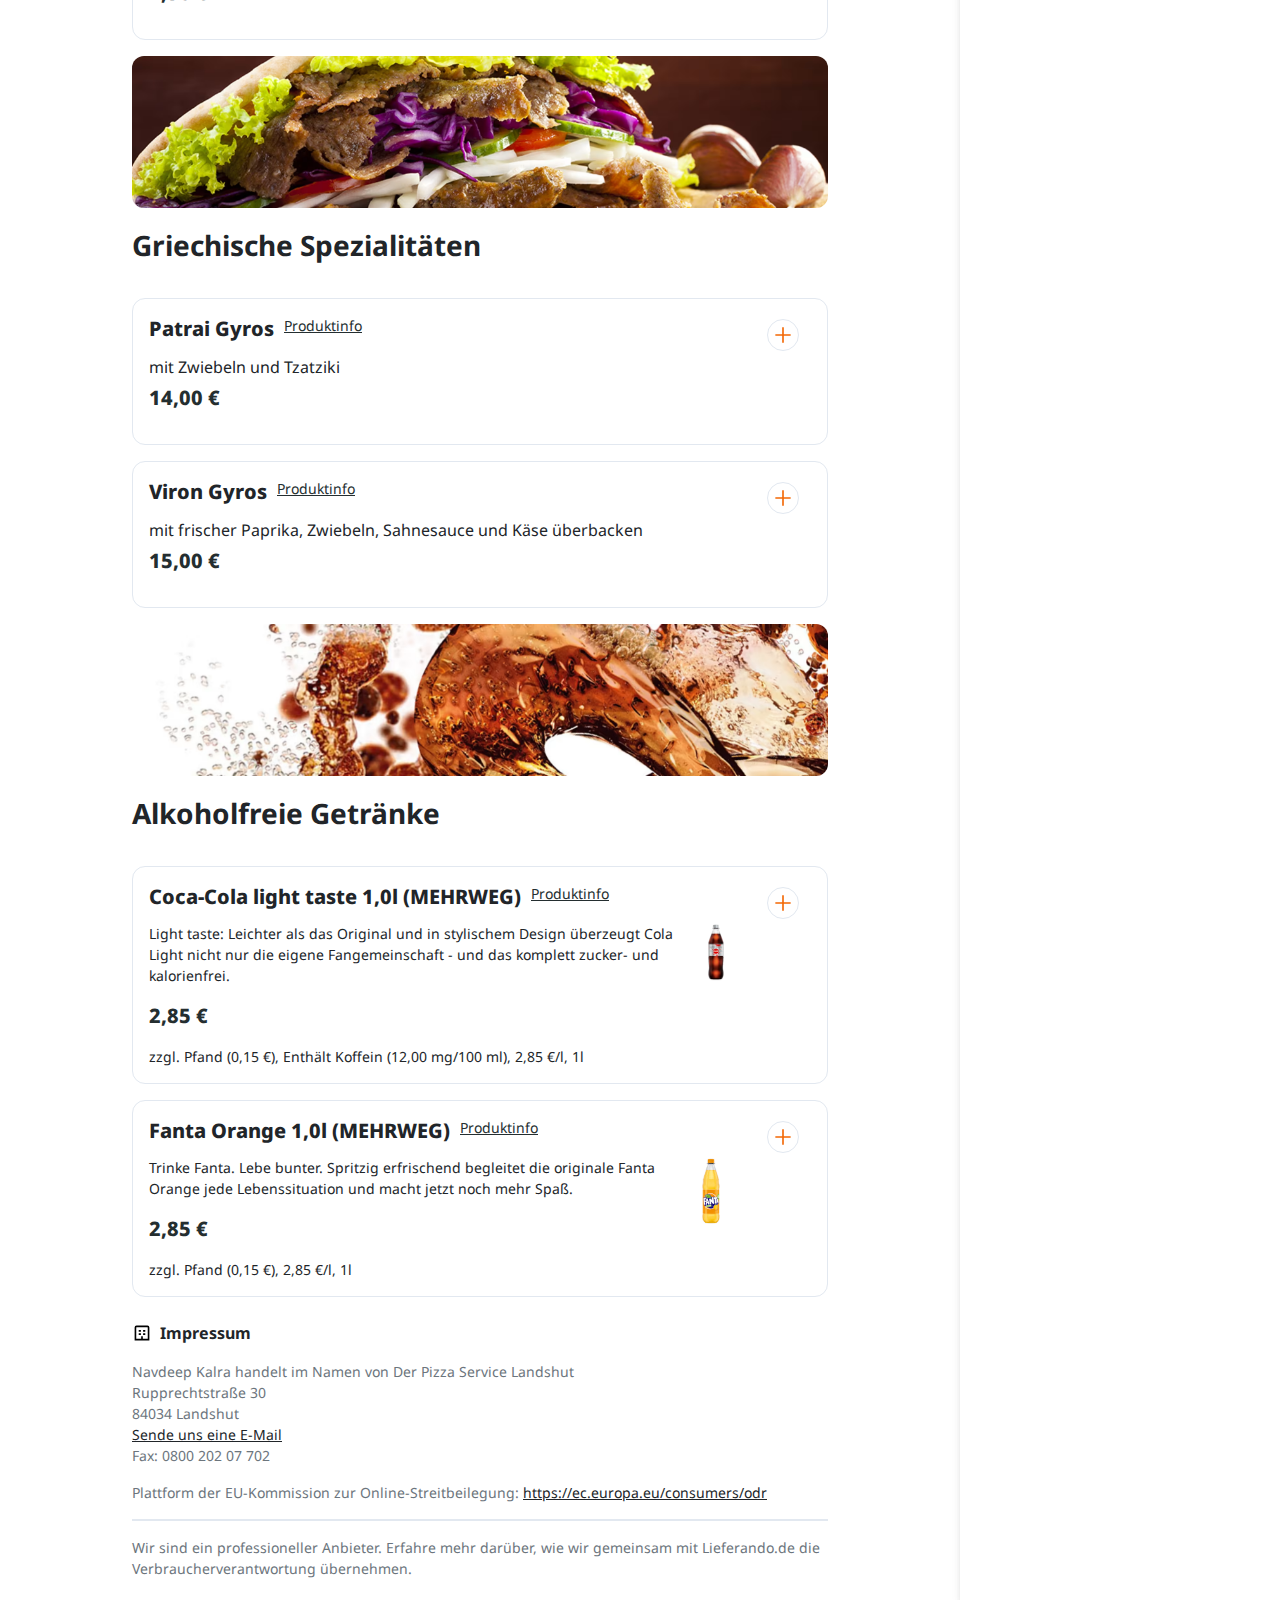
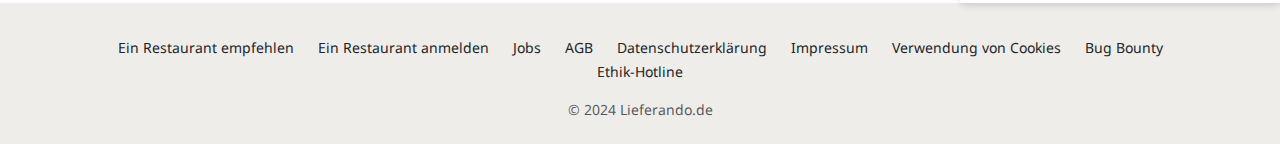
<file: restaurantPage.html>
<!DOCTYPE html>
<html lang="en">
<head>
    <meta charset="UTF-8">
    <meta name="viewport" content="width=device-width, initial-scale=1.0">
    <title>Lieferando Clone</title>
    <!-- Bootstrap CSS -->
    <link href="https://cdn.jsdelivr.net/npm/bootstrap@5.3.0-alpha1/dist/css/bootstrap.min.css" rel="stylesheet">
    <link rel="stylesheet" href="./style.css">
    <link rel="stylesheet" href="./restaurantPage.css">
</head>
<body>

<!-- Header Section -->
<section class="headerSection py-3 position-relative z-index-9999">
    <div class="container-fluid">
        <div class="row justify-content-between align-items-center">
            <!-- Logo Section -->
            <div class="col-xxl-2 col-xl-3">
                <a href="#" class="navbar-brand d-flex align-items-center">
                    <img src="assets/arrowToLeft.svg" alt="Arrow to left icon" width="16" height="16">
                    <img src="./assets/lieferandoBrand.svg" alt="Lieferando Logo" class="headerLogoImg">
                </a>
            </div>
            
            <div class="col-xxl-4 col-xl-6 col-lg-6 col-md-6">
                <div class="headerTitle text-center">
                    <h3>Speisekarte</h3>
                </div>
            </div>

            <!-- Country and Menu Icons -->
            <div class="col-xxl-2 col-xl-3 d-flex justify-content-end align-items-center">
                <div class="countrySelect me-2">
                    <button class="btn btn-light btn-circle p-2 d-flex align-items-center justify-content-center">
                        <img src="./assets/flagOfGermany.svg" alt="Flag of Germany" class="rounded-circle" width="24" height="24">
                    </button>
                </div>
                <div class="menuBtn">
                    <button class="btn btn-light btn-circle p-2 d-flex align-items-center justify-content-center">
                        <img src="./assets/burgerBtn.svg" alt="burger button" width="24" height="24">
                    </button>
                </div>
            </div>
        </div>
    </div>
</section>

<!-- Main Section -->
<section class="mainSection">
    <!-- ===== MAIN LEFT ===== -->
    <div class="mainLeft">
        <!-- IMAGE & LOGO -->
        <div class="restaurantThumbnail position-relative">
            <img src="./assets/pizzaServiceLandshutBig.avif" alt="Pizza Service Landshut" class="img-fluid w-100 h-100 object-cover">
            <div class="restaurantLogo position-absolute d-flex justify-content-center align-items-center bg-white rounded p-1">
                <img src="./assets/pizzaServiceLandshutLogo.png" alt="Pizza Service Landshut Logo" class="img-fluid">
            </div>
        </div>

        <!-- LAYOUT LEFT -->
        <div class="container pt-4">                
            <!-- Restaurant info -->
            <div class="row justify-content-center">
                <div class="col-xl-6 col-md-6">
                    <h4 class="fw-bold mb-3" style="font-size: 28px;">Der Pizza Service Landshut</h4>
        
                    <div class="d-flex align-items-center gap-3">
                        <div class="d-flex align-items-center">
                            <img src="./assets/starFilled.svg" alt="Star filled icon" width="16" height="16">
                            <span class="ms-1 small"><strong>3,8</strong>(200+)</span>
                        </div>
        
                        <div class="d-flex align-items-center">
                            <img src="./assets/clock.svg" alt="Clock icon" width="16" height="16">
                            <span class="ms-1 small">40-65 min</span>
                        </div>
        
                        <div class="d-flex align-items-center">
                            <img src="./assets/bicycle.svg" alt="Bike icon" width="16" height="16">
                            <span class="ms-1 small">1,00€</span>
                        </div>
                    </div>
        
                    <p class="mt-2 mb-0" style="font-size: 14px;">Genießen Sie unsere handgemachten Spezialitäten bei sich zu Hause!</p>
        
                    <div class="readMoreLink text-end">
                        ... <a href="#">Weiterlesen</a>
                    </div>
                </div>
        
                <div class="col-xl-3 col-md-3 d-flex align-items-start justify-content-end">
                    <div class="d-flex align-items-center gap-3">
                        <!-- About Us Btn -->
                        <div class="aboutUsBtn d-inline-flex align-items-center gap-2 py-2 px-3 rounded-pill fw-bold">
                            <svg xmlns="http://www.w3.org/2000/svg" role="presentation" focusable="false" fill="currentColor" viewBox="0 0 16 16" class="c-pieIcon c-pieIcon--info-circle" width="24" height="24">
                                <path d="M8 1.219A6.781 6.781 0 1 0 14.781 8 6.79 6.79 0 0 0 8 1.219Zm0 12.25A5.469 5.469 0 1 1 8 2.53a5.469 5.469 0 0 1 0 10.938ZM7.344 7.29h1.312v3.334H7.344V7.291Zm1.531-1.916a.875.875 0 1 1-1.75 0 .875.875 0 0 1 1.75 0Z"></path>
                            </svg>
                            Über uns
                        </div>
        
                        <!-- Heart Btn -->
                        <div class="heartBtn d-inline-flex align-items-center justify-content-center rounded-pill">
                            <img src="./assets/heart.svg" alt="Heart icon" width="24" height="24">
                        </div>
                    </div>
                </div>
            </div>
            

            <div class="row justify-content-center">
                <div class="col-xl-9 pt-4">
                    <div class="searchBar w-100 position-relative z-1">
                        <svg xmlns="http://www.w3.org/2000/svg" role="presentation" focusable="false" fill="#f36805" viewBox="0 0 16 16" class="c-pieIcon c-pieIcon--search  position-absolute top-50 start-0 translate-middle-y ms-4" width="30" height="30">
                            <path d="M14.125 13.162 11.15 10.18a5.049 5.049 0 1 0-.936.936l2.948 3.01.963-.963Zm-7-2.318a3.718 3.718 0 1 1 3.719-3.719 3.728 3.728 0 0 1-3.72 3.719Z"/>
                        </svg>
                        <input type="search" placeholder="Suche Der Pizza Service Landshut" class="form-control py-3 border-dark rounded-pill" style="padding-left: 60px;">
                    </div>
                </div>

                <!-- Category Slider -->
                <div class="col-xl-9">
                    <div class="categoryLayout d-flex align-items-center gap-2">
                        <div class="categoryWrap d-flex align-items-center gap-1">

                            <div class="categoryBtn active"> Beliebt </div>
                            <div class="categoryBtn"> Angebote </div>
                            <div class="categoryBtn"> Menüs </div>
                            <div class="categoryBtn"> Pizza </div>
                            <div class="categoryBtn"> Griechische Spezialitäten </div>
                            <div class="categoryBtn"> Alkoholfreie Getränke </div>
                            <div class="categoryBtn"> Pasta </div>
                            <div class="categoryBtn"> Imbiss </div>
                            
                        </div>
                        <!-- Next Btn -->
                        <div class="nextBtn d-inline-flex justify-content-center align-items-center rounded-pill">
                            <img src="assets/arrowToTheRight.svg" alt="Arrow to right icon" width="20" height="20">
                        </div>
                        <!-- Menu Btn Category -->
                        <div class="menuBtnCategory d-inline-flex justify-content-center align-items-center rounded-pill">
                            <img src="assets/menu.svg" alt="Menu icon" width="20" height="20">
                        </div>
                    </div>
                </div>

                <!-- Product Cards -->
                <div class="col-xl-9">
                    <div class="categoryCard pb-4">

                        <div class="bigTitle fs-3 fw-bold mb-3"> Beliebt ❤️</div>

                        <div class="d-flex flex-column gap-3">

                            <!-- Product Card 1 -->
                            <div class="productCard">
                                <div class="productCardHead">
                                    <div class="productCardTitle">
                                        <h5>Pizza Salami</h5>
                                        <a href="#">Produktinfo</a>
                                    </div>
                                    <div class="plusIcon">
                                        <img src="./assets/plus.svg" alt="Plus Icon">
                                    </div>
                                </div>
                                <div class="productPrice">
                                    <p>7,50 €</p>
                                </div>
                            </div>

                            <!-- Product Card 2 -->
                            <div class="productCard">
                                <div class="productCardHead">
                                    <div class="productCardTitle">
                                        <h5>Pizza Margherita</h5>
                                        <a href="#">Produktinfo</a>
                                    </div>
                                    <div class="plusIcon">
                                        <img src="./assets/plus.svg" alt="Plus Icon">
                                    </div>
                                </div>
                                <div class="productPrice">
                                    <p>7,00€</p>
                                </div>
                            </div>

                            <!-- Product Card 3 -->
                            <div class="productCard">
                                <div class="productCardHead">
                                    <div class="productCardTitle">
                                        <h5>Pizza Salami [Groß, ca. Ø 32cm]</h5>
                                        <a href="#">Produktinfo</a>
                                    </div>
                                    <div class="plusIcon">
                                        <img src="./assets/plus.svg" alt="Plus Icon">
                                    </div>
                                </div>
                                <div class="productPrice">
                                    <p>10,50 €</p>
                                </div>
                            </div>


                            <!-- Category IMG -->
                            <div class="categoryBigImg">
                                <img src="assets/pizzaAngebote.avif" alt="Angebote">
                            </div>

                            <!-- Category Title -->
                            <div class="bigTitle fs-3 fw-bold mb-3">Angebote</div>

                            <!-- Product Card 4 -->
                            <div class="productCard">
                                <div class="productCardHead">
                                    <div class="productCardTitle">
                                        <h5>Party-Angebot</h5>
                                        <a href="#">Produktinfo</a>
                                    </div>
                                    <div class="plusIcon">
                                        <img src="./assets/plus.svg" alt="Plus Icon">
                                    </div>
                                </div>
                                <div class="productContent">
                                    <ul>
                                        <li><p>1 Party-Pizza Margherita (ca. 60cm x 40cm) mit 3 Zutaten nach Wahl</p></li>
                                        <li><p>gemischter Salat</p></li>
                                        <li><p>1 Lambrusco 0,7</p></li>
                                    </ul>
                                </div>
                                <div class="productPrice">
                                    <p>32,90 €</p>
                                </div>
                            </div>

                            <!-- Product Card 5 -->
                            <div class="productCard">
                                <div class="productCardHead">
                                    <div class="productCardTitle">
                                        <h5>Family-Angebot</h5>
                                        <a href="#">Produktinfo</a>
                                    </div>
                                    <div class="plusIcon">
                                        <img src="./assets/plus.svg" alt="Plus Icon">
                                    </div>
                                </div>
                                <div class="productContent">
                                    <ul>
                                        <li><p>1 Familien-Pizza Margherita (46cm x 33cm) mit 3 Zutaten nach Wahl</p></li>
                                        <li><p>gemischter Salat</p></li>
                                        <li><p>1 Getränk nach Wahl</p></li>
                                    </ul>
                                </div>
                                <div class="productPrice">
                                    <p>27,00 €</p>
                                </div>
                            </div>

                            
                            <!-- Category IMG -->
                            <div class="categoryBigImg">
                                <img src="assets/manusCategoryBigImg.avif" alt="Menüs Category Image">
                            </div>

                            <!-- Category Title -->
                            <div class="bigTitle fs-3 fw-bold mb-3"> Menüs </div>


                            <!-- Product Card 6 -->                            
                            <div class="productCard">
                                <div class="productCardHead">
                                    <div class="productCardTitle">
                                        <h5>Schweineschnitzel-Menü</h5>
                                        <a href="#">Produktinfo</a>
                                    </div>
                                    <div class="plusIcon">
                                        <img src="./assets/plus.svg" alt="Plus Icon">
                                    </div>
                                </div>
                                <div class="productContent">
                                    <ul>
                                        <li><p>Schweineschnitzel</p></li>
                                        <li><p>Pommes frites</p></li>
                                        <li><p>1 alkoholfreies Getränk 1,0l nach Wahl</p></li>
                                    </ul>
                                </div>
                                <div class="productPrice">
                                    <p>13,00 €</p>
                                </div>
                            </div>

                            <!-- Product Card 7 -->                            
                            <div class="productCard">
                                <div class="productCardHead">
                                    <div class="productCardTitle">
                                        <h5>Rahmschnitzel-Menü</h5>
                                        <a href="#">Produktinfo</a>
                                    </div>
                                    <div class="plusIcon">
                                        <img src="./assets/plus.svg" alt="Plus Icon">
                                    </div>
                                </div>
                                <div class="productContent">
                                    <ul>
                                        <li><p>Rahmschnitzel mit Champignonsauce</p></li>
                                        <li><p>Pommes frites</p></li>
                                        <li><p>gemischter Salat</p></li>
                                        <li><p>1 alkoholfreies Getränk 1,0l nach Wahl</p></li>
                                    </ul>
                                </div>
                                <div class="productPrice">
                                    <p>15,00 €</p>
                                </div>
                            </div>


                            <!-- Category IMG -->
                            <div class="categoryBigImg">
                                <img src="assets/pizzaCategoryBigImg.avif" alt="Pizza Category Image">
                            </div>

                            <!-- Category Title -->
                            <div class="bigTitle fs-3 fw-bold mb-3"> Pizza </div>

                            <!-- Product Card 8 -->                            
                            <div class="productCard">
                                <div class="productCardHead">
                                    <div class="productCardTitle">
                                        <h5>Pizzabrot</h5>
                                        <a href="#">Produktinfo</a>
                                    </div>
                                    <div class="plusIcon">
                                        <img src="./assets/plus.svg" alt="Plus Icon">
                                    </div>
                                </div>
                                <div class="productPrice">
                                    <p>5,00 €</p>
                                </div>
                            </div>

                            <!-- Product Card 9 -->                            
                            <div class="productCard">
                                <div class="productCardHead">
                                    <div class="productCardTitle">
                                        <h5>Pizza Margherita</h5>
                                        <a href="#">Produktinfo</a>
                                    </div>
                                    <div class="plusIcon">
                                        <img src="./assets/plus.svg" alt="Plus Icon">
                                    </div>
                                </div>
                                <div class="productPrice">
                                    <p>7,00 €</p>
                                </div>
                            </div>

                            <!-- Product Card 10 -->                            
                            <div class="productCard">
                                <div class="productCardHead">
                                    <div class="productCardTitle">
                                        <h5>Pizza Salami</h5>
                                        <a href="#">Produktinfo</a>
                                    </div>
                                    <div class="plusIcon">
                                        <img src="./assets/plus.svg" alt="Plus Icon">
                                    </div>
                                </div>
                                <div class="productPrice">
                                    <p>7,50 €</p>
                                </div>
                            </div>
                            

                            <!-- Category IMG -->
                            <div class="categoryBigImg">
                                <img src="assets/greekCategoryBigImg.avif" alt="Greek Category Image">
                            </div>

                            <!-- Category Title -->
                            <div class="bigTitle fs-3 fw-bold mb-3"> Griechische Spezialitäten </div>

                            <!-- Product Card 11 -->                            
                            <div class="productCard">
                                <div class="productCardHead">
                                    <div class="productCardTitle">
                                        <h5>Patrai Gyros</h5>
                                        <a href="#">Produktinfo</a>
                                    </div>
                                    <div class="plusIcon">
                                        <img src="./assets/plus.svg" alt="Plus Icon">
                                    </div>
                                </div>
                                <div class="productContent small">
                                    <p>mit Zwiebeln und Tzatziki</p>
                                </div>
                                <div class="productPrice">
                                    <p>14,00 €</p>
                                </div>
                            </div>


                            <!-- Product Card 12 -->                            
                            <div class="productCard">
                                <div class="productCardHead">
                                    <div class="productCardTitle">
                                        <h5>Viron Gyros</h5>
                                        <a href="#">Produktinfo</a>
                                    </div>
                                    <div class="plusIcon">
                                        <img src="./assets/plus.svg" alt="Plus Icon">
                                    </div>
                                </div>
                                <div class="productContent">
                                    <p>mit frischer Paprika, Zwiebeln, Sahnesauce und Käse überbacken</p>
                                </div>
                                <div class="productPrice">
                                    <p>15,00 €</p>
                                </div>
                            </div>


                            <!-- Category IMG -->
                            <div class="categoryBigImg">
                                <img src="assets/drinksCategoryBigImg.avif" alt="Drinks Category Image">
                            </div>

                            <!-- Category Title -->
                            <div class="bigTitle fs-3 fw-bold mb-3">Alkoholfreie Getränke</div>


                            <!-- Getränke Card -->
                            <div class="productCard">
                                <div class="productCardHead">
                                    <div class="productCardTitle">
                                        <h5>Coca-Cola light taste 1,0l (MEHRWEG)</h5>
                                        <a href="#">Produktinfo</a>
                                    </div>
                                    <div class="plusIcon">
                                        <img src="./assets/plus.svg" alt="Plus Icon">
                                    </div>
                                </div>
                                <div class="product-content-2 small">
                                    <div class="content-wrapper">
                                        <p>Light taste: Leichter als das Original und in stylischem Design
                                            überzeugt Cola Light nicht nur die eigene Fangemeinschaft - und
                                            das komplett zucker- und kalorienfrei.</p>
                                        <div class="productPrice">
                                            <p>2,85 €</p>
                                        </div>
                                        <span>zzgl. Pfand (0,15 €), Enthält Koffein (12,00 mg/100 ml), 2,85 €/l, 1l</span>
                                    </div>
                                    <div class="productImg">
                                        <img src="./assets/colaLight.avif" alt="Cola Light">
                                    </div>
                                </div>
                            </div>


                            <!-- Getränk Card -->
                            <div class="productCard">
                                <div class="productCardHead">
                                    <div class="productCardTitle">
                                        <h5>Fanta Orange 1,0l (MEHRWEG)</h5>
                                        <a href="#">Produktinfo</a>
                                    </div>
                                    <div class="plusIcon">
                                        <img src="./assets/plus.svg" alt="Plus Icon">
                                    </div>
                                </div>
                                <div class="product-content-2 small">
                                    <div class="content-wrapper">
                                        <p>Trinke Fanta. Lebe bunter. Spritzig erfrischend begleitet die originale Fanta Orange 
                                            jede Lebenssituation und macht jetzt noch mehr Spaß.</p>
                                        <div class="productPrice">
                                            <p>2,85 €</p>
                                        </div>
                                        <span>zzgl. Pfand (0,15 €), 2,85 €/l, 1l</span>
                                    </div>
                                    <div class="productImg">
                                        <img src="./assets/fanta.avif" alt="Fanta">
                                    </div>
                                </div>
                            </div>

                        </div>
                    </div>
                </div>


                <!-- Impressum -->
                <div class="col-xl-9">
                    <div class="impressumContainer mb-4">
                        
                        <div class="d-flex align-items-center mb-3">
                            <p class="mb-0 d-flex align-items-center gap-2">
                                <img src="assets/building.svg" alt="Building Icon" width="20" height="20">
                                <span class="fw-bold">Impressum</span>
                            </p>
                        </div>
                                                    
                        <div class="impressumText text-secondary small">
                            <p class="mb-3">
                                Navdeep Kalra handelt im Namen von Der Pizza Service Landshut
                                <br>
                                Rupprechtstraße 30
                                <br>
                                84034 Landshut
                                <br>
                                <a href="#" class="text-dark">Sende uns eine E-Mail</a>
                                <br>
                                Fax: 0800 202 07 702
                            </p>
                            <p class="mb-3">
                                Plattform der EU-Kommission zur Online-Streitbeilegung: 
                                <a href="#" class="text-dark">https://ec.europa.eu/consumers/odr</a>
                            </p>
                            <div class="textSeparator mb-3"></div>
                            <p class="mb-0">
                                Wir sind ein professioneller Anbieter. Erfahre mehr darüber, wie wir gemeinsam mit Lieferando.de die Verbraucherverantwortung übernehmen.
                            </p>
                        </div>
                        
                    </div>
                </div>


            </div>
        </div>
    </div>

    <!-- ======= MAIN RIGHT ===== -->
    <div class="mainRight position-absolute h-100 top-0 end-0 bg-white d-none d-lg-block">
        <div class="boxShadow pt-5 pb-5 px-4  h-100 text-center">
            <h4 class="fs-4 fw-bold mb-4">Warenkorb</h4>

            <div class="toggleContainer toggleContainerBig d-flex align-items-center gap-2">
                <input type="radio" id="lieferung" name="toggle" checked>
                <label for="lieferung">
                    <svg xmlns="http://www.w3.org/2000/svg" role="presentation" focusable="false" fill="currentColor" viewBox="0 0 16 16" width="16" height="16">
                        <path d="M12.139 7.405 11 4.159a.218.218 0 0 1 0-.158.246.246 0 0 1 .158-.122l1.216-.447v-1.4l-1.627.613a1.514 1.514 0 0 0-.998 1.934l.359 1.015H9.75a2.433 2.433 0 0 0-1.925.962l-1.207 1.61-1.06-2.135h.692V4.72h-3.5V6.03h1.339l.726 1.461a2.87 2.87 0 0 0-.735-.105 2.826 2.826 0 1 0 2.826 2.818v-.201l1.969-2.66a1.111 1.111 0 0 1 .875-.438h.831l.254.718a2.844 2.844 0 1 0 1.313-.219h-.01ZM4.08 11.719a1.514 1.514 0 1 1 1.514-1.514 1.505 1.505 0 0 1-1.514 1.514Zm7.875 0a1.514 1.514 0 1 1 1.4-.933 1.505 1.505 0 0 1-1.4.933Z"/>
                    </svg>
                    Lieferung
                    <br>
                    30 min
                </label>
                
                <input type="radio" id="abholung" name="toggle">
                <label for="abholung">
                    <svg xmlns="http://www.w3.org/2000/svg" role="presentation" focusable="false" fill="currentColor" viewBox="0 0 16 16" width="16" height="16">
                        <path d="M8.875 2.531H15V1.22H8.875a4.375 4.375 0 0 0-3.929 2.625H3.257l-.122.052A2.047 2.047 0 0 0 1.962 5.2a2.205 2.205 0 0 0 .788 2.275l-.796 5.95c-.012.365.12.72.367.989a1.163 1.163 0 0 0 .875.367h8.671a1.162 1.162 0 0 0 .875-.367 1.364 1.364 0 0 0 .36-1.05l-.77-5.793a2.695 2.695 0 0 0 1.478-1.54H15V4.72h-2.266l-.123.507a1.558 1.558 0 0 1-1.864 1.252l-.34-.062-1.13 1.129a.578.578 0 0 1-.805 0 .586.586 0 0 1-.12-.64.551.551 0 0 1 .13-.183l1.618-1.54a.752.752 0 0 0 .184-.875.77.77 0 0 0-.718-.49H6.46a2.888 2.888 0 0 1 2.415-1.286Zm0 6.493a1.873 1.873 0 0 0 1.33-.551l.665-.666h.087l.753 5.662H3.266l.761-5.688h3.098a1.873 1.873 0 0 0 1.75 1.242Zm-.639-3.868-.665.63c-.198.192-.35.425-.446.683h-3.5a.936.936 0 0 1-.359-.875.717.717 0 0 1 .324-.394h4.646v-.044Z"/>
                    </svg>
                    Abholung
                    <br>
                    15 min
                </label>

                <div class="toggleSlider toggleSliderBig"></div>
            </div>

            <div class="d-flex flex-column align-items-center text-center gap-2 mt-5">
                <img src="assets/shoppingBag.svg" alt="Shoping bag icon" width="40" height="40">
                <h6 class="fs-5 fw-bold mb-0">Fülle deinen Warenkorb</h6>
                <p class="tex fs-6 fw-normal">Füge einige leckere Gerichte aus der Speisekarte hinzu und bestelle dein Essen.</p>
            </div>

        </div>
    </div>

</section>


<!-- Footer -->
<footer class="py-4 text-center">
    <div class="container">
        <div class="row justify-content-center mb-3 mt-2">
            <div class="col-auto">
                <a href="#" class="text-dark">Ein Restaurant empfehlen</a>
            </div>
            <div class="col-auto">
                <a href="#" class="text-dark">Ein Restaurant anmelden</a>
            </div>
            <div class="col-auto">
                <a href="#" class="text-dark">Jobs</a>
            </div>
            <div class="col-auto">
                <a href="#" class="text-dark">AGB</a>
            </div>
            <div class="col-auto">
                <a href="#" class="text-dark">Datenschutzerklärung</a>
            </div>
            <div class="col-auto">
                <a href="#" class="text-dark">Impressum</a>
            </div>
            <div class="col-auto">
                <a href="#" class="text-dark">Verwendung von Cookies</a>
            </div>
            <div class="col-auto">
                <a href="#" class="text-dark">Bug Bounty</a>
            </div>
            <div class="col-auto">
                <a href="#" class="text-dark">Ethik-Hotline</a>
            </div>
        </div>
        <p class="mb-0 text-muted">&copy; 2024 Lieferando.de</p>
    </div>
</footer>

<!-- Bootstrap JS -->
<script src="https://cdn.jsdelivr.net/npm/bootstrap@5.3.0-alpha1/dist/js/bootstrap.bundle.min.js"></script>
</body>
</html>
</file>
<file: style.css>
@import url('https://fonts.googleapis.com/css2?family=Noto+Sans:ital,wght@0,100..900;1,100..900&display=swap');

body {
    font-family: "Noto Sans", sans-serif;
}

/* ==================== Header Section ==================== */

/* Logo Image */
.headerLogoImg {
  width: 100%;
  max-width: 138px;
}

/* Location Button */
.locationBtn button {
  background-color: #f5f3f1;
  border: none;
  border-radius: 20px;
  font-size: 14px;
  font-weight: 500;
  transition: all 0.3s linear;
}
.locationBtn button:hover {
  background-color: #ebe9e8;
}

/* Toggle Btn */
.toggleContainer {
  position: relative;
  display: flex;
  border-radius: 800px;
  background-color: #efedea;
  font-size: 14px;
  width: 269px;
  height: 32px;
  padding: 2px;
  box-shadow: 0 2px 5px rgba(0, 0, 0, 0.1);
}

.toggleContainer input[type="radio"] {
  display: none;
}

.toggleContainer label {
  width: 133px;
  height: 28px;
  padding: 4px 24px;
  margin: 0;
  font-size: 14px;
  cursor: pointer;
  color: #333;
  display: flex;
  align-items: center;
  justify-content: space-between;
  transition: color 0.3s ease;
  z-index: 2;
}

.toggleContainer label img {
  margin-right: 5px;
}

.toggleSlider {
  fill: #f77f00;
  position: absolute;
  width: 133px;
  height: 28px;
  background-color: white;
  border-radius: 50px;
  transition: transform 0.4s ease;
  z-index: 1;
  box-shadow: 0 2px 5px rgba(0, 0, 0, 0.2);
}

#abholung:checked ~ .toggleSlider {
  transform: translateX(100%);
}

#lieferung:checked + label svg {
  fill: #f77f00;
}

#abholung:checked + label svg {
  fill: #f77f00; 
}

/* Country Selector Button */
.countrySelect button {
  width: 48px;
  height: 48px;
  background: transparent;
  border: none;
  border-radius: 50%;
  transition: all 0.3s linear;
}
.countrySelect button:hover {
  background: #ebe9e8;
}
.countrySelect button img {
  width: 24px;
  height: 24px;
}

/* Menu Button */
.menuBtn button {
  width: 48px;
  height: 48px;
  background: transparent;
  border: none;
  border-radius: 50%;
  transition: all 0.3s linear;
}
.menuBtn button:hover {
  background: #ebe9e8;
}
.menuBtn button img {
  width: 24px;
  height: 24px;
}

/* ==================== HERO SECTION ==================== */
/* Slider */
.hero-section {
    padding-bottom: 8px;
    box-shadow: 0 10px 15px -5px rgba(0, 0, 0, 0.1);
}

.sliderCategory{
    gap: 20px;
}

.hero-slide-content:nth-child(1) .backgroundDiv {
    background-color: #FF8000;
}  
.hero-slide-content:nth-child(2) .backgroundDiv {
    background-color: #5b3d5b;
}
.hero-slide-content:nth-child(3) .backgroundDiv {
    background-color: #f75e28;
}
.hero-slide-content:nth-child(4) .backgroundDiv {
    background-color: #f6c243;
}
.hero-slide-content:nth-child(5) .backgroundDiv {
    background-color: #C1DADE;
}
.hero-slide-content:nth-child(6) .backgroundDiv {
    background-color: #F2A6B0;
}
.hero-slide-content:nth-child(7) .backgroundDiv {
    background-color: #FF8000;
}
.hero-slide-content:nth-child(8) .backgroundDiv {
    background-color: #5b3d5b;
}
.hero-slide-content:nth-child(9) .backgroundDiv {
    background-color: #f75e28;
}

.hero-slide-content a .slide-thumb {
    width: 122px;
    height: 90px;
    display: block;
    text-align: center;
    position: relative;
    z-index: 1;
}
.hero-slide-content a .slide-thumb .backgroundDiv {
    width: 122px;
    height: 66px;
    position: absolute;
    top: 12px;
    left: 0;
    z-index: -1;
    border-radius: 16px;
}
.hero-slide-content a .slide-thumb img {
    width: 100%;
}
.hero-slide-content a .slide-text {
    display: inline-flex;
    font-size: 14px;
    color: #242e30;
    font-weight: 400;
}


/* Next button */
.swiper-button-next button {
    width: 32px;
    height: 32px;
    display: flex;
    align-items: center;
    justify-content: center;
    background: #ebe9e8;
    border: none;
    border-radius: 9999px;
    transition: .45s ease 0s;
}

.swiper-button-next button:hover {
    background: #d7d5d4;
}


/* ==================== SIDEBAR ==================== */

.common-sidebar-title {
  margin-bottom: 24px;
}
.common-sidebar-title h4 {
  box-sizing: border-box;
  color: rgb(36, 46, 48);
  font-size: 20px;
  font-style: normal;
  font-weight: 800;
}

.app-section {
    padding: 30px;
}

/* CUSTOM SWITCHES */
.app-option-with-btn {
  /* The layout styles remain from the Bootstrap classes */
}

.mz-switch {
  display: none;
}

/* Custom Switch Jetzt geöffnet & Kostenlose Lieferung */
.form-check-label {
display: inline-block;
width: 40px;
height: 24px;
background-color: #adb5bd;
border-radius: 50px;
position: relative;
transition: background-color 0.4s;
cursor: pointer;
}

.form-check-label:after {
content: "";
display: block;
width: 20px;
height: 20px;
background-color: #ffffff;
position: absolute;
left: 2px;
bottom: 2px;
border-radius: 50%;
transition: transform 0.4s;
}

/* Change background color */
.mz-switch:checked + .form-check-label {
background-color: #f15d00; 
}

/* Move switch when checked */
.mz-switch:checked + .form-check-label:after {
transform: translateX(16px); 
}

/* Mindestbestellbetrag */
.app-sidebar-select-box h4 {
  display: inline-flex;
  gap: 8px;
  align-items: flex-end;
  margin-bottom: 16px;
}
.app-sidebar-select-box .sidebar-select-box {
  margin-bottom: 12px;
}
.app-sidebar-select-box .sidebar-select-box input[type=radio] {
  display: none;
}
.app-sidebar-select-box .sidebar-select-box label {
  position: relative;
  padding-left: 30px;
  cursor: pointer;
  font-size: 16px;
  color: #333;
  font-weight: 400;
}
.app-sidebar-select-box .sidebar-select-box label::before {
  content: "";
  position: absolute;
  left: 0;
  top: 50%;
  transform: translateY(-50%);
  width: 24px;
  height: 24px;
  border: 1px solid #333;
  border-radius: 50%;
  background-color: transparent;
  transition: all 0.3s ease;
}
.app-sidebar-select-box .sidebar-select-box input[type=radio]:checked + label::before {
  border-width: 4px;
  background-color: transparent;
  border-color: #f36805;
}

/* Angebote und Rabatte Checkbox */
.app-sidebar-checkbox h4 {
  display: inline-flex;
  gap: 8px;
  align-items: flex-end;
  margin-bottom: 16px;
}

.customCheckbox {
  appearance: none;
  width: 24px;
  height: 24px;
  border: 2px solid #adb5bd;
  background-color: transparent;
  transition: background-color 0.3s ease, border-color 0.3s ease;
  position: relative;
  cursor: pointer;
}
.customCheckbox:checked {
  background-color: #f36805;
  border-color: #f36805;
}
.customCheckbox:checked::after {
  content: "\2713"; /* Checkmark symbol */
  color: white; /* Checkmark color */
  font-size: 16px;
  position: absolute;
  top: 50%;
  left: 50%;
  transform: translate(-50%, -50%); /* Center the checkmark */
}

.app-sidebar-checkbox .sidebar-checkbox {
  display: inline-flex;
  align-items: center;
  gap: 8px;
  margin-bottom: 12px;
}
.app-sidebar-checkbox label {
  cursor: pointer;
  font-size: 16px;
  color: #333;
  font-weight: 400;
}

/* ==================== MAIN ==================== */

/* MAIN HEADER  */
.app-main-header {
  display: flex;
  align-items: center;
  gap: 24px;
}
.app-main-header .app-search {
  max-width: 456px;
  width: 100%;
  position: relative;
  z-index: 1;
}

.app-main-header .app-search input {
  width: 100%;
  padding: 16px 16px 16px 56px;
  border: 1px solid #333;
  border-radius: 36px;
}
.app-main-header .app-search button {
  background: none;
  border: none;
  cursor: pointer;
  position: absolute;
  top: 16px;
  left: 16px;
  z-index: 2;
}

/* Sortieren nach */
.app-main-selectbox-wrap {
  display: flex;
  align-items: center;
  gap: 8px;
}
/* Label */
.app-main-selectbox-wrap h4 {
  font-size: 16px;
  font-style: normal;
  font-weight: 700;
  margin: 0;
  line-height: 24px;
  flex-shrink: 0;
}
/* Sortieren nach Dropdown */
.app-main-selectbox-wrap .app-main-selectbox select {
  padding: 12px 16px 12px 16px;
  border-radius: 12px;
  font-size: 16px;
  font-weight: 300;
  max-width: 224px;
}
/* location btn */
.app-main-location-btn button {
  width: 48px;
  height: 48px;
  display: flex;
  align-items: center;
  justify-content: center;
  background: #ebe9e8;
  border: none;
  border-radius: 9999px;
}
.app-main-location-btn button:hover {
  background: rgb(215, 213, 212);
}

/* Header Card */
.app-card-head {
  margin-bottom: 16px;
}
.app-card-head h5 {
  font-size: 24px;
  font-weight: 800;
  line-height: 32px;
  margin-top: 20px;
  margin-bottom: 0;
}
.app-card-head a {
  font-size: 15px;
  text-decoration: underline;
  font-weight: 400;
  line-height: 16px;
  color: rgb(36, 46, 48);
}
.app-card-head a:hover{
  text-decoration: none;
}

/* Restaurant Card */

.restaurantCard {
  box-shadow: 0 0 1px rgba(0, 0, 0, 0.12), 0 1px 5px rgba(0, 0, 0, 0.04), 0 0 4px rgba(0, 0, 0, 0.1);
  border-radius: 12px;
  overflow: hidden;
  margin-bottom: 16px;
}

.bg-warning.rounded-circle {
  width: 20px;
  height: 20px;
  display: inline-flex;
  align-items: center;
  justify-content: center;
}

.restaurantLogo{
  width: 100%;
  height: 100%;
  object-fit: contain;
}

.stempelKarteBadge {
  background-color: #ffead4;
  padding: 0 4px;
  border-radius: 4px;
  font-size: 12px;
  font-style: normal;
  text-decoration: none;
  font-weight: 400;
  line-height: 16px;
}

.gesponsertBadge{
  background-color: #262626;
  padding: 0 4px;
  border-radius: 4px;
  font-size: 12px;
  font-style: normal;
  text-decoration: none;
  font-weight: 400;
  line-height: 16px;
  color: #fff;
}


/* ============= Footer ============= */

footer{
  background-color: #efedea;
}

footer p,
footer a {
  font-size: 14px;
  text-decoration: none;
}

footer a:hover {
  text-decoration: underline;
}
</file>
<file: restaurantPage.css>
@import url('https://fonts.googleapis.com/css2?family=Noto+Sans:ital,wght@0,100..900;1,100..900&display=swap');

body {
    font-family: "Noto Sans", sans-serif;
    overflow-x: hidden;
}

/* ================== Header =================== */
/* Title */
.headerTitle h3 {
    font-size: 14px;
    font-weight: 700;
    margin: 0;
}

/* ==================== Main Section =============== */
.mainSection {
    position: relative;
    z-index: 2;
    padding-right: 320px;
}
@media (min-width: 768px) and (max-width: 991px) {
    .mainSection {
        padding-right: 0;
        width: 100%;
    }
}
@media (max-width: 767px) {
    .mainSection {
        padding-right: 0;
        width: 100%;
    }
}

/* ===== Main Left ===== */

.restaurantThumbnail .restaurantLogo {
    width: 80px;
    height: 80px;
    bottom: 16px;
    left: 14%;
}

/* Read more Link */
.readMoreLink a {
    font-size: 14px;
    color: #125fca;
}
.readMoreLink a:hover {
    text-decoration: none;
}

/* About us Btn */
.aboutUsBtn {
    background-color: #f5f3f1;
    transition: all 0.3s linear 0s;
}
.aboutUsBtn:hover {
    cursor: pointer;
    background-color: #ebe9e8;
}
@media (min-width: 768px) and (max-width: 991px) {
    .aboutUsBtn button {
        padding: 8px 10px;
    }
}

/* Heart Btn */
.heartBtn {
    width: 48px;
    height: 48px;
    background: #ebe9e8;
    transition: all 0.3s linear 0s;
}
@media (min-width: 768px) and (max-width: 991px) {
    .heartBtn {
        width: 38px;
        height: 38px;
    }
}
.heartBtn:hover {
    cursor: pointer;
    background: rgb(215, 213, 212);
}

/* === Category Btns === */
.categoryLayout {
    padding-top: 16px;
    padding-bottom: 30px; 
}
/* get horizontal scrollbar when items are wider than parent div */
.categoryWrap {
    overflow-x: auto;
}
.categoryBtn {
    flex: none;
    display: inline-flex;
    padding: 5px 16px;
    align-items: center;
    gap: 8px;
    background-color: transparent;
    border-radius: 9999px;
    font-size: 14px;
    line-height: 24px;
    font-weight: 500;
    transition: all 0.3s linear 0s;
}
.categoryBtn:hover {
    cursor: pointer;
    background-color: #ebe9e8;
}
.categoryBtn.active {
    background: #262626;
    color: #fff;
}

/* Next Btn & Menu Btn Category */
.nextBtn, .menuBtnCategory {
    width: 35px;
    height: 35px;
    background: #ebe9e8;
    transition: all 0.3s linear 0s;
}
.nextBtn:hover, .menuBtnCategory:hover {
    cursor: pointer;
    background: #d7d5d4;
}


/* === Cards === */

/* Product Card */
.productCard {
    padding: 16px;
    border: 1px solid #e2e8f0;
    border-radius: 13px;
    transition: all 0.3s linear 0s;
}
.productCard:hover {
    cursor: pointer;
    background: #fcfcfc;
}
.productCard .productCardHead {
    display: flex;
    justify-content: space-between;
    align-items: center;
}
.productCard .productCardHead .productCardTitle {
    display: inline-flex;
    align-items: flex-start;
    gap: 10px;
}
.productCard .productCardHead .productCardTitle h5 {
    margin-bottom: 12px;
    font-size: 20px;
    font-style: normal;
    font-weight: 800;
    line-height: 28px;
}
.productCard .productCardHead .productCardTitle a {
    color: rgb(36, 46, 48);
    cursor: pointer;
    font-size: 14px;
    font-weight: 400;
    text-decoration: underline;
}
.productCard .productCardHead .productCardTitle a:hover {
    text-decoration: none;
}
.productCard .productContent p {
    font-size: 16px;
    font-weight: 400;
    line-height: 24px;
    margin-bottom: 5px;
}
.productCard .productContent span {
    box-sizing: border-box;
    color: rgb(60, 76, 79);
    cursor: pointer;
    font-size: 12px;
    font-style: normal;
    font-weight: 400;
    line-height: 16px;
}
.productCard .productContent ul {
    padding-left: 20px;
}
.productCard .productPrice p {
    box-sizing: border-box;
    color: rgb(36, 46, 48);
    cursor: pointer;
    font-size: 20px;
    font-weight: 800;
    line-height: 28px;
}

  
/* Product Card Plus Icon */
.plusIcon {
    margin-right: 12px;
    width: 32px;
    height: 32px;
    display: inline-flex;
    align-items: center;
    justify-content: center;
    background: transparent;
    border: 1px solid #e2e8f0;
    border-radius: 9999px;
    transition: all 0.3s linear 0s;
}
.plusIcon:hover {
    background: rgb(215, 213, 212);
}


/* Category Big Img */
.categoryBigImg {
    width: 100%;
    height: 152px;
}
.categoryBigImg img {
    width: 100%;
    height: 100%;
    object-fit: cover;
    border-radius: 12px;
}





/* ========= Maybe Delete =========== */
/* ========= TO DO =========== */
/* Getränke Icon */
.product-content-2 {
    display: flex;
    justify-content: center;
    max-width: 90%;
}

.product-content-2 .productImg {
    width: 120px;
}
.product-content-2 .productImg img {
    width: 100%;
}
/* ========= TO DO =========== */




/* Impressum */
.impressumText a {
    cursor: pointer;
}
.impressumText a:hover{
    text-decoration: none;
}
.textSeparator {
    border-bottom: 2px solid #e2e8f0;
}


/* ====== Main Right ====== */

/* Toggle Button */
.toggleContainer, .toggleContainerBig{
    height: 48px;
    width: 280px;
}
.toggleSlider, .toggleSliderBig{
    height: 44px;
    width: 138px;
}

.mainRight {
    width: 320px;
}

.boxShadow {
    box-shadow: 0px 4px 6px 0px rgba(0, 0, 0, 0.02), 0px 2px 12px -2px rgba(0, 0, 0, 0.08), 0px 3px 6px 0px rgba(0, 0, 0, 0.06);
}
</file>
